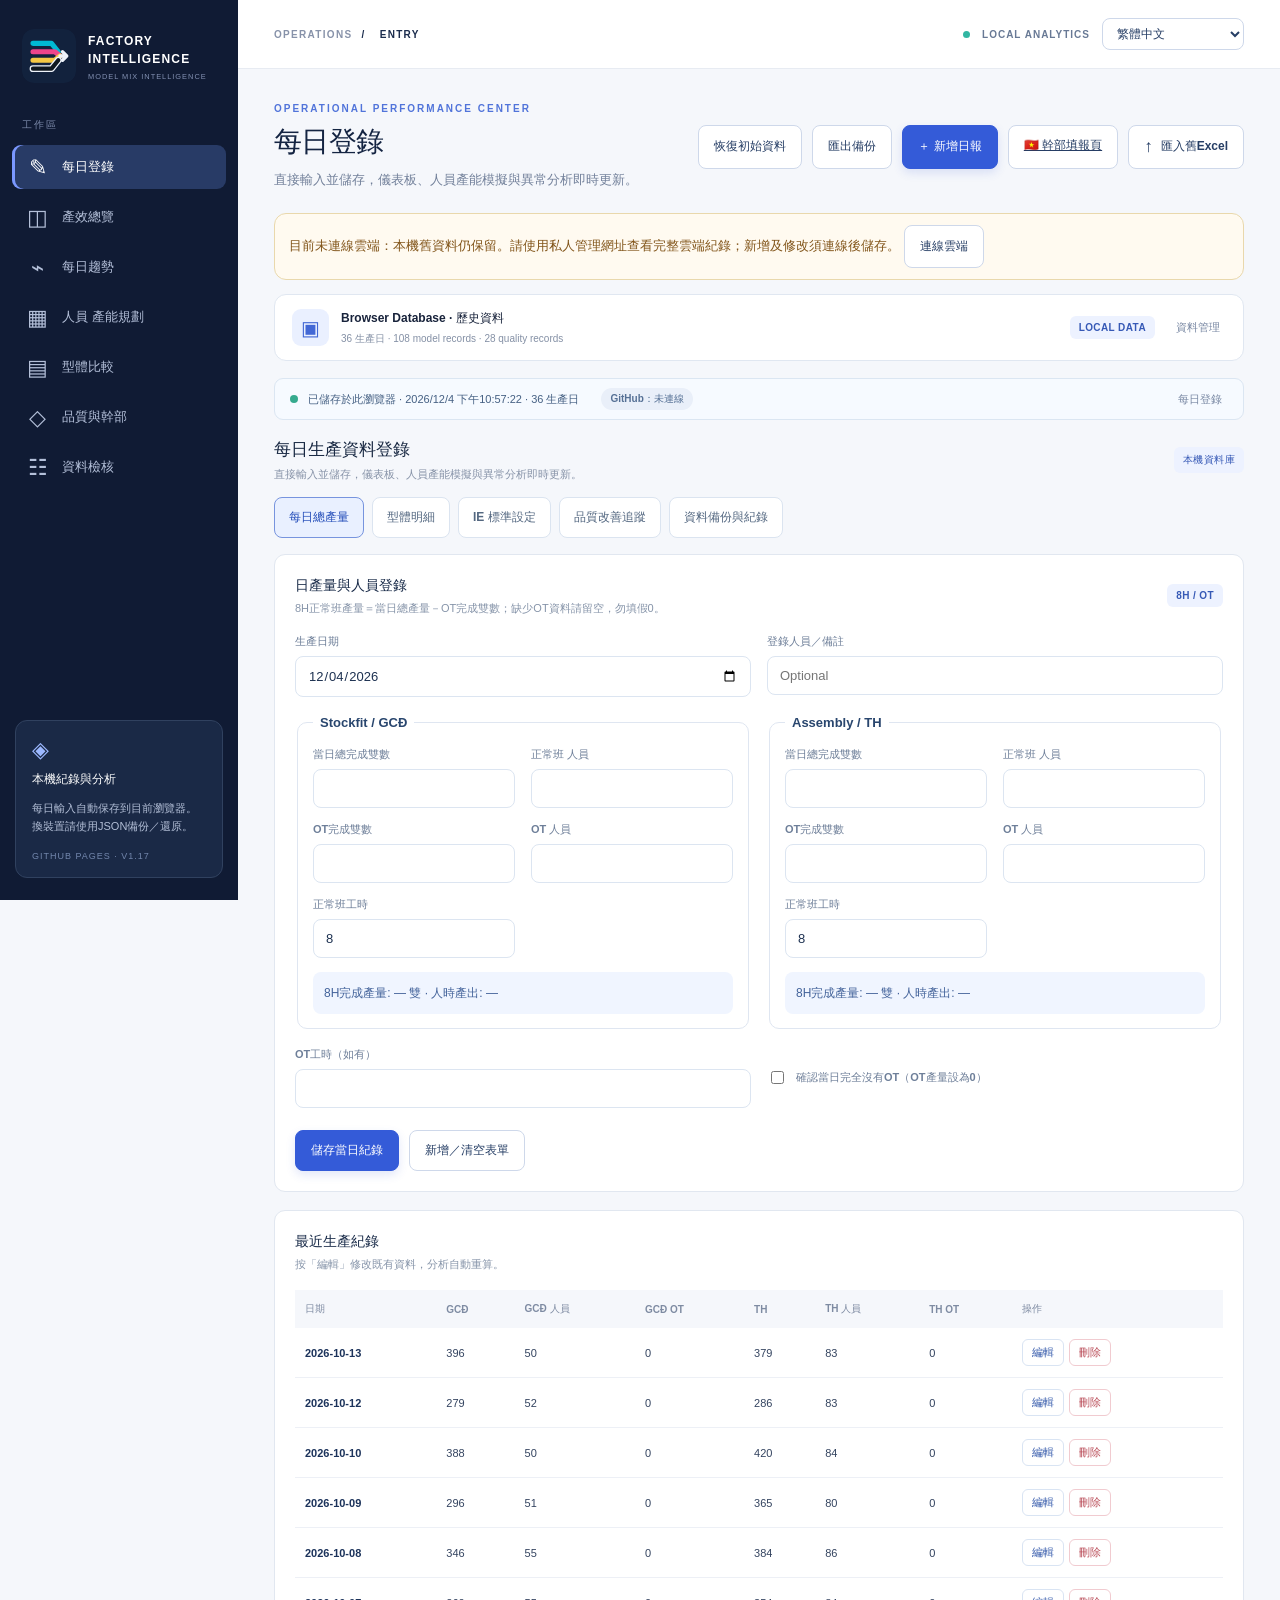
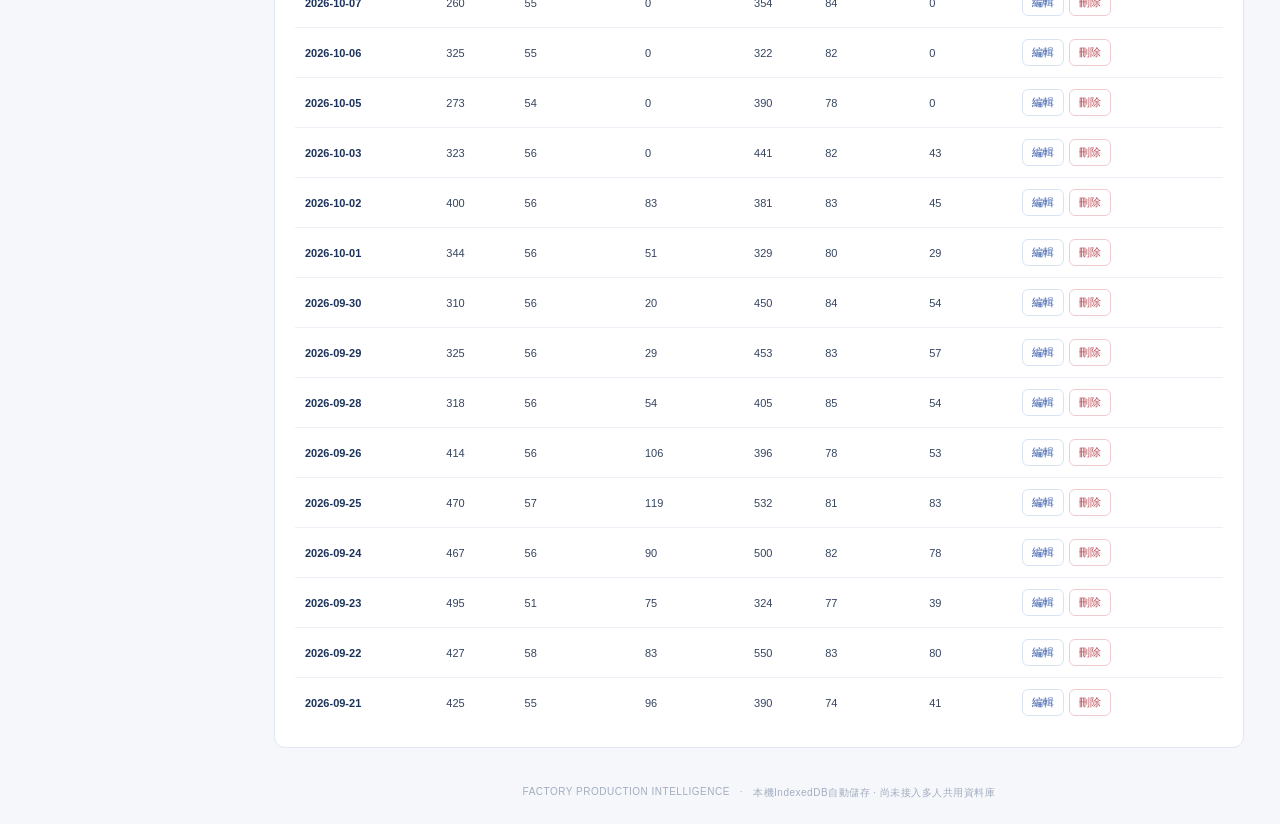
<file: index.html>
<!doctype html>
<html lang="zh-Hant">
<head>
  <meta charset="utf-8" />
  <link rel="icon" type="image/svg+xml" href="factory-logo.svg">
  <meta name="viewport" content="width=device-width, initial-scale=1" />
  <meta name="color-scheme" content="light" />
  <meta http-equiv="Content-Security-Policy" content="default-src 'self'; script-src 'self'; style-src 'self'; img-src 'self' data:; connect-src 'self' https://api.github.com https://*.supabase.co; object-src 'none'; base-uri 'self'; form-action 'none'" />
  <title>Factory Production Intelligence | 產效智能管理</title>
  <link rel="stylesheet" href="styles.css?v=129" />
  <script src="data/factory-data.js" defer></script>
  <script src="english.js?v=115" defer></script>
  <script src="insights.js?v=23" defer></script>
  <script src="app.js?v=131" defer></script>
  <script src="records.js?v=117" defer></script>
  <script src="ie.js?v=117" defer></script>
  <script src="ie-planner.js?v=130" defer></script>
  <script src="planning-core.js?v=121" defer></script>
  <script src="planning-ui.js?v=123" defer></script>
  <script src="ie-intelligence.js?v=120" defer></script>
  <script src="mix-recommendation.js?v=132" defer></script>
  <script src="report-export.js?v=129" defer></script>
  <script src="cloud.js?v=113" defer></script>
  <script src="cloud-config.js" defer></script>
  <script src="cloud-dashboard.js?v=125" defer></script>
  <script src="schedule-forecast.js?v=132" defer></script>
</head>
<body>
  <div class="shell">
    <aside class="sidebar">
      <div class="brand"><img class="brand-mark" src="factory-logo.svg" width="54" height="54" alt="Factory Intelligence CMYK logo"><div><strong>FACTORY<br>INTELLIGENCE</strong><small>MODEL MIX INTELLIGENCE</small></div></div>
      <div class="side-label" data-i18n="workspace">工作區</div>
      <nav class="nav" aria-label="Navigation">
        <button class="nav-link" data-view="entry"><span>✎</span><span data-i18n="entry">每日登錄</span></button>
        <button class="nav-link active" data-view="overview"><span>◫</span><span data-i18n="overview">產效總覽</span></button>
        <button class="nav-link" data-view="trends"><span>⌁</span><span data-i18n="trends">每日趨勢</span></button>
        <button class="nav-link" data-view="planner"><span>▦</span><span data-i18n="planner">HC 產能規劃</span></button>
        <button class="nav-link" data-view="models"><span>▤</span><span data-i18n="models">型體比較</span></button>
        <button class="nav-link" data-view="quality"><span>◇</span><span data-i18n="quality">品質與幹部</span></button>
        <button class="nav-link" data-view="audit"><span>☷</span><span data-i18n="audit">資料檢核</span></button>
      </nav>
      <div class="side-bottom"><div class="privacy-icon">◈</div><strong data-i18n="localProcessing">本機安全分析</strong><p data-i18n="localNote">Excel僅在瀏覽器內處理，不會上傳伺服器。</p><span class="version">GITHUB PAGES · V1.17</span></div>
    </aside>
    <main class="main">
      <header class="topbar"><div class="breadcrumbs">OPERATIONS <span>/</span> <span id="crumb">PRODUCTION DASHBOARD</span></div><div class="top-actions"><span class="status-dot"></span><span class="top-status" data-i18n="offline">LOCAL ANALYTICS</span><select id="langBtn" class="outline small" aria-label="Language / 語言 / Ngôn ngữ"><option value="zh">繁體中文</option><option value="vn">Tiếng Việt</option><option value="en">English</option></select></div></header>
      <div class="page">
        <div class="headline"><div><div class="eyebrow" data-i18n="eyebrow">OPERATIONAL PERFORMANCE CENTER</div><h1 id="pageTitle" data-i18n="overviewTitle">產效智能管理儀表板</h1><p class="lead" id="pageSubtitle" data-i18n="overviewSub">8H正常班、OT、HC與品質的整合分析，協助管理每日產出及生產穩定性。</p></div><div class="headline-actions"><button id="demoBtn" class="outline" data-i18n="demo">重新載入資料</button><button id="downloadVN" class="outline" data-i18n="downloadVN">匯出備份</button><button id="quickEntry" class="primary" type="button" data-i18n="quickEntry">＋ 新增日報</button><a href="staff.html" class="outline" style="text-decoration:none;display:inline-flex;align-items:center;gap:5px" data-i18n="staffLink">🇻🇳 幹部填報頁</a><label class="outline upload-label" for="fileInput"><span>↑</span><span data-i18n="upload">匯入Excel</span></label><input id="fileInput" type="file" accept=".xlsx,.csv" multiple hidden /></div></div>
        <div id="modeNotice" class="mode-notice" role="note">目前是單機模式：本頁直接輸入的資料不會跨裝置同步。主管請從私人雲端網址進入，幹部請使用專用填報網址。</div>
        <div class="import-strip"><div class="file-state"><span class="file-icon">▣</span><div><strong id="sourceTitle">尚未匯入資料</strong><small id="sourceDetail">支援 Master_Daily / Model_Data / Quality_Issues / Sheet2</small></div></div><div class="file-state-right"><span id="datasetTag" class="tag muted">NO DATA</span><button class="text-button" id="clearBtn" data-i18n="clear">資料管理</button></div></div>
        <div id="message" class="message hidden" role="status"></div>
        <div class="storage-strip" id="storageStrip"><span class="storage-dot"></span><span id="dbStatus">正在檢查本機資料庫…</span><span class="cloud-status-pill" id="cloudTopStatus">GitHub: 未連線</span><button id="goEntry" type="button" class="text-button" data-i18n="entry">每日登錄</button></div>
        <section id="filters" class="filter-bar"><div class="filter-title"><strong data-i18n="period">每日產效比較</strong><span data-i18n="weighted">選擇兩個生產日，8H正常班與加權人時產出</span></div><div class="date-field"><label for="baseStart" data-i18n="baselineStart">A日 · 基準日</label><input id="baseStart" type="date" aria-label="A日 基準日"></div><div class="arrow">→</div><div class="date-field"><label for="compStart" data-i18n="compareStart">B日 · 比較日</label><input id="compStart" type="date" aria-label="B日 比較日"></div><button id="swapDates" class="outline small" type="button" data-i18n="swapDates">交換日期</button><span class="date-compare-note" id="dateCompareNote"></span></section>

        <div id="view-entry" class="view">
          <div class="section-head"><div><h2 data-i18n="entryTitle">每日生產資料登錄</h2><p data-i18n="entrySub">直接輸入並儲存，所有儀表板、產能模擬與異常分析即時更新。</p></div><span class="tag" data-i18n="localDB">本機資料庫</span></div>
          <div class="entry-tabs" role="tablist" aria-label="Entry sections">
            <button type="button" class="entry-tab active" data-entry-tab="daily" data-i18n="tabDaily">每日總產量</button>
            <button type="button" class="entry-tab" data-entry-tab="model" data-i18n="tabModel">型體明細</button>
            <button type="button" class="entry-tab" data-entry-tab="ie" data-i18n="tabIE">IE 標準設定</button>
            <button type="button" class="entry-tab" data-entry-tab="quality" data-i18n="tabQuality">品質改善追蹤</button>
            <button type="button" class="entry-tab" data-entry-tab="backup" data-i18n="tabBackup">資料備份與紀錄</button>
          </div>
          <section id="entry-daily" class="entry-pane active">
            <form id="dailyForm" class="panel entry-panel">
              <div class="panel-head"><div><h3 data-i18n="dailyFormTitle">日產量與HC登錄</h3><p data-i18n="dailyFormSub">8H正常班產量＝當日總產量－OT產量；缺少OT資料請留空，勿填假0。</p></div><span class="tag">8H / OT</span></div>
              <div class="entry-form-grid"><label><span data-i18n="date">生產日期</span><input id="entryDate" type="date" required /></label><label><span data-i18n="entryOperator">登錄人員／備註</span><input id="entryOperator" type="text" maxlength="120" placeholder="Optional" /></label></div>
              <div class="entry-process-grid">
                <fieldset><legend>Stockfit / GCĐ</legend><div class="entry-form-grid"><label><span data-i18n="totalPairs">當日總完成雙數</span><input id="entryGcTotal" type="number" min="0" step="1" required /></label><label><span data-i18n="normalHC">正常班 HC</span><input id="entryGcHC" type="number" min="1" step="1" required /></label><label><span data-i18n="otPairs">OT完成雙數</span><input id="entryGcOT" type="number" min="0" step="1" /></label><label><span data-i18n="otHC">OT HC</span><input id="entryGcOTHC" type="number" min="0" step="1" /></label><label><span data-i18n="normalHours">正常班工時</span><input id="entryGcHours" type="number" min="0.5" max="24" step="0.5" value="8" required /></label></div><div class="entry-preview" id="gcLivePreview">—</div></fieldset>
                <fieldset><legend>Assembly / TH</legend><div class="entry-form-grid"><label><span data-i18n="totalPairs">當日總完成雙數</span><input id="entryAsmTotal" type="number" min="0" step="1" required /></label><label><span data-i18n="normalHC">正常班 HC</span><input id="entryAsmHC" type="number" min="1" step="1" required /></label><label><span data-i18n="otPairs">OT完成雙數</span><input id="entryAsmOT" type="number" min="0" step="1" /></label><label><span data-i18n="otHC">OT HC</span><input id="entryAsmOTHC" type="number" min="0" step="1" /></label><label><span data-i18n="normalHours">正常班工時</span><input id="entryAsmHours" type="number" min="0.5" max="24" step="0.5" value="8" required /></label></div><div class="entry-preview" id="asmLivePreview">—</div></fieldset>
              </div>
              <div class="entry-form-grid entry-extra"><label><span data-i18n="otHours">OT工時（如有）</span><input id="entryOtHours" type="number" min="0" max="16" step="0.5" /></label><label class="entry-checkbox"><input id="entryNoOT" type="checkbox" /><span data-i18n="noOT">確認當日完全沒有OT（將OT產量設為0）</span></label></div>
              <div class="entry-actions"><button class="primary" type="submit" id="saveDaily" data-i18n="saveDaily">儲存當日紀錄</button><button class="outline" type="button" id="resetDaily" data-i18n="newRecord">新增／清空表單</button><span class="entry-hint" id="dailyEditingHint"></span></div>
            </form>
            <article class="panel entry-list-panel"><div class="panel-head"><div><h3 data-i18n="recentRecords">最近生產紀錄</h3><p data-i18n="editHint">選擇「編輯」可直接修改既有資料，修改後分析自動重算。</p></div></div><div class="table-scroll" id="entryDailyTable"></div></article>
          </section>
          <section id="entry-model" class="entry-pane">
            <form id="modelForm" class="panel entry-panel"><div class="panel-head"><div><h3 data-i18n="modelFormTitle">型體產量登錄</h3><p data-i18n="modelFormSub">同一日期、同一型體為一筆紀錄；型體HC共用，不自行分攤。</p></div></div>
              <div class="entry-form-grid"><label><span data-i18n="date">日期</span><input id="modelDate" type="date" required /></label><label><span data-i18n="modelName">型體代碼</span><input id="modelName" type="text" list="modelOptions" maxlength="70" required placeholder="BBB-1698" /><datalist id="modelOptions"><option value="BBB-1698"></option><option value="SWB-1285-1"></option><option value="SOB-1632"></option></datalist></label><label><span>Stockfit / GCĐ · <span data-i18n="totalPairs">總完成雙數</span></span><input id="modelGcTotal" type="number" min="0" step="1" /></label><label><span>Stockfit / GCĐ · OT</span><input id="modelGcOT" type="number" min="0" step="1" /></label><label><span>Assembly / TH · <span data-i18n="totalPairs">總完成雙數</span></span><input id="modelAsmTotal" type="number" min="0" step="1" /></label><label><span>Assembly / TH · OT</span><input id="modelAsmOT" type="number" min="0" step="1" /></label></div>
              <div class="entry-actions"><button class="primary" type="submit" data-i18n="saveModel">儲存型體資料</button><button class="outline" type="button" id="resetModel" data-i18n="newRecord">新增／清空表單</button><span class="entry-hint" id="modelEditingHint"></span></div>
            </form><article class="panel entry-list-panel"><div class="panel-head"><h3 data-i18n="recentModels">最近型體紀錄</h3></div><div class="table-scroll" id="entryModelTable"></div></article>
          </section>
          <section id="entry-ie" class="entry-pane">
            <form id="ieForm" class="panel entry-panel">
              <div class="panel-head"><div><h3 data-i18n="ieFormTitle">IE 型體標準工時登錄</h3><p data-i18n="ieFormSub">新增任意型體，底加／成型分別設定標準人分鐘、節拍、專用HC與效率；數值留空表示尚未提供IE標準。</p></div><span class="tag">IE / MANUAL SECONDS / HC</span></div>
              <div class="entry-form-grid">
                <label><span data-i18n="modelName">型體代碼</span><input id="ieModel" type="text" list="modelOptions" maxlength="70" required placeholder="BBB-1698" /></label>
                <label><span data-i18n="ieDisplayName">型體名稱（選填）</span><input id="ieDisplayName" type="text" maxlength="120" placeholder="Sabrina 4" /></label>
                <label><span data-i18n="ieEffectiveDate">IE生效日（留空＝適用所有歷史日期）</span><input id="ieEffectiveDate" type="date" /></label>
                <label><span data-i18n="ieShiftHours">模擬工時（小時）</span><input id="ieShiftHours" type="number" min="0.5" max="24" step="0.5" value="8" /></label>
              </div>
              <div class="entry-process-grid">
                <fieldset><legend>Stockfit / GCĐ</legend><div class="entry-form-grid">
                  <label><span data-i18n="ieCycle">人工總秒值（秒／雙）</span><input id="ieGcCycle" type="number" min="0.001" max="300000" step="any" placeholder="例：4618" /></label>
                  <label><span data-i18n="ieTarget">試算雙數（選填）</span><input id="ieGcTargetPairs" type="number" min="1" step="1" placeholder="自動參考最近同款實績" /></label>
                </div><div id="ieGcPreview" class="entry-preview">—</div></fieldset>
                <fieldset><legend>Assembly / TH</legend><div class="entry-form-grid">
                  <label><span data-i18n="ieCycle">人工總秒值（秒／雙）</span><input id="ieAsmCycle" type="number" min="0.001" max="300000" step="any" placeholder="例：5328" /></label>
                  <label><span data-i18n="ieTarget">試算雙數（選填）</span><input id="ieAsmTargetPairs" type="number" min="1" step="1" placeholder="自動參考最近同款實績" /></label>
                </div><div id="ieAsmPreview" class="entry-preview">—</div></fieldset>
              </div>
              <label class="entry-full"><span data-i18n="ieNotes">IE備註／版本來源</span><textarea id="ieNotes" rows="2" maxlength="1000" placeholder="IE approved standard / process &amp; version"></textarea></label>
              <div class="entry-actions"><button class="primary" type="submit" data-i18n="ieSave">儲存IE標準／新增型體</button><button class="outline" type="button" id="ieReset" data-i18n="newRecord">新增／清空表單</button><span class="entry-hint" id="ieEditingHint"></span></div>
            </form>
            <article class="panel entry-list-panel"><div class="panel-head"><div><h3 data-i18n="ieRegistryTitle">型體與IE標準資料庫</h3><p data-i18n="ieRegistrySub">IE標準可以新增生效版本；未輸入標準的型體仍可登錄產量。刪除IE標準不會刪除生產紀錄。</p></div></div><div id="ieRegistryTable" class="table-scroll"></div></article>
          </section>
          <section id="entry-quality" class="entry-pane">
            <form id="qualityForm" class="panel entry-panel"><div class="panel-head"><div><h3 data-i18n="qualityFormTitle">品質異常與改善追蹤</h3><p data-i18n="qualityFormSub">記錄問題、當責人、改善措施、追蹤狀態與期限。</p></div></div>
              <div class="entry-form-grid"><label><span data-i18n="date">發生日期</span><input id="qualityDate" type="date" /></label><label><span data-i18n="area">區域</span><select id="qualityArea"><option value="GCĐ">Stockfit / GCĐ</option><option value="TH">Assembly / TH</option><option value="MK">Stitching / MK</option><option value="Cutting">Cutting</option><option value="Other">Other</option></select></label><label><span data-i18n="modelName">型體代碼</span><input id="qualityModel" type="text" list="modelOptions" maxlength="70" required /></label><label><span data-i18n="affected">影響雙數</span><input id="qualityAffected" type="number" min="0" step="1" /></label><label><span data-i18n="directOwner">當責幹部</span><input id="qualityOwner" type="text" maxlength="120" /></label><label><span data-i18n="seniorOwner">高階幹部</span><input id="qualitySenior" type="text" maxlength="120" /></label><label><span data-i18n="qualityStatus">改善狀態</span><select id="qualityStatus"><option value="open">Open</option><option value="progress">In Progress</option><option value="closed">Closed</option></select></label><label><span data-i18n="dueDate">改善期限</span><input id="qualityDue" type="date" /></label></div>
              <label class="entry-full"><span data-i18n="issueDescription">問題描述</span><textarea id="qualityDesc" rows="2" maxlength="1000" required></textarea></label>
              <label class="entry-full"><span data-i18n="actionTaken">改善措施／追蹤紀錄</span><textarea id="qualityAction" rows="2" maxlength="1500"></textarea></label>
              <div class="entry-actions"><button class="primary" type="submit" data-i18n="saveQuality">儲存品質問題</button><button class="outline" type="button" id="resetQuality" data-i18n="newRecord">新增／清空表單</button><span class="entry-hint" id="qualityEditingHint"></span></div>
            </form><article class="panel entry-list-panel"><div class="panel-head"><h3 data-i18n="recentQuality">品質改善紀錄</h3></div><div class="table-scroll" id="entryQualityTable"></div></article>
          </section>
          <section id="entry-backup" class="entry-pane"><article class="panel cloud-panel"><div class="panel-head"><div><h3 data-i18n="cloudTitle">GitHub 雲端資料同步</h3><p data-i18n="cloudSub">單人使用 · GitHub獨立資料分支 · 保存JSON版本歷史；需要最小權限存取權杖。</p></div><span class="tag muted" id="cloudBadge">NOT CONNECTED</span></div><div class="cloud-grid"><label><span data-i18n="cloudTokenLabel">GitHub Fine-grained Token（只存於目前頁面記憶體）</span><input id="cloudToken" type="password" autocomplete="off" spellcheck="false" placeholder="github_pat_..." /></label><div class="cloud-connect-actions"><button id="cloudConnect" class="primary" type="button" data-i18n="cloudConnect">連線GitHub</button><button id="cloudDisconnect" class="outline" type="button" data-i18n="cloudDisconnect">斷線</button></div></div><div class="backup-actions cloud-actions"><button id="cloudPush" class="outline" type="button" data-i18n="cloudPush">上傳目前資料</button><button id="cloudPull" class="outline" type="button" data-i18n="cloudPull">下載雲端資料並還原</button><label class="cloud-auto-label"><input id="cloudAuto" type="checkbox" checked /><span data-i18n="cloudAuto">連線且完成首次同步後，每次修改自動上傳</span></label></div><p id="cloudMessage" class="cloud-message" role="status"></p><div class="note cloud-note"><strong data-i18n="cloudCautionTitle">GitHub儲存說明</strong><p data-i18n="cloudCaution">此Repository為Public，production-records分支的JSON也會公開。權杖不寫入程式、不儲存在瀏覽器資料庫；重新整理需重新連線。上傳前請確認雲端版本，避免覆蓋其他裝置的新紀錄。</p></div></article><article class="panel"><div class="panel-head"><div><h3 data-i18n="backupTitle">資料庫備份與復原</h3><p data-i18n="backupSub">資料儲存在目前瀏覽器。換電腦或清除瀏覽資料前，請先下載JSON備份。</p></div></div><div class="backup-actions"><button class="primary" id="exportBackup" type="button" data-i18n="exportBackup">下載完整JSON備份</button><label class="outline upload-label" for="importBackup" data-i18n="importBackup">還原JSON備份</label><input type="file" id="importBackup" accept=".json,application/json" hidden /><button class="outline" type="button" id="undoChange" data-i18n="undoChange">回復上次修改</button></div><div class="note"><strong data-i18n="storageLimitTitle">儲存限制</strong><p data-i18n="storageLimit">本版是單一瀏覽器資料庫，不會跨電腦自動同步，也不是多人共用雲端資料庫；瀏覽器資料清除可能導致紀錄遺失。</p></div></article><article class="panel entry-list-panel"><div class="panel-head"><h3 data-i18n="changeLog">最近修改紀錄</h3></div><div id="revisionTable" class="table-scroll"></div></article></section>
        </div>

        <div id="view-overview" class="view active">
          <div class="section-head"><div><h2 data-i18n="overviewKpis">關鍵產效指標</h2><p data-i18n="overviewKpisSub">同期間加權比較，不將底加與成型產量相加。</p></div><span id="periodLabel" class="subtle"></span></div>
          <div class="kpi-grid" id="kpiGrid"></div>
          <article id="scheduleForecast" class="panel" aria-live="polite"></article>
          <section class="panel report-export-bar" aria-label="Production report export"><div><strong data-i18n="reportExportTitle">下載區間產效分析</strong><p data-i18n="reportExportHint">使用上方 A 日至 B 日（含首尾）的所有生產日；報告包含實績、IE與歷史配單參考。</p></div><label><span data-i18n="reportLanguage">報告語言</span><select id="reportLanguage" aria-label="報告語言"><option value="zh">繁體中文</option><option value="en">English</option><option value="vn">Tiếng Việt</option></select></label><button id="downloadReport" class="primary" type="button" data-i18n="downloadReport">下載分析報告</button><small id="reportExportStatus" role="status" aria-live="polite"></small></section>
          <article class="panel day-comparison" aria-live="polite"><div class="panel-head"><div><h3 data-i18n="dayComparisonTitle">兩個生產日的產效對比</h3><p data-i18n="dayComparisonSub">實際8H產出與人時產出；日期、人力及型體組合可能不同</p></div><span class="tag muted">A → B</span></div><div id="dayComparison"></div></article>
          <article id="mixRecommendation" class="panel mix-recommendation" aria-live="polite"></article>
          <div class="two-cols"><article class="panel"><div class="panel-head"><div><h3 data-i18n="compareTitle">A日與B日產效比較</h3><p data-i18n="compareDesc">正常班日均產量、HC及人時產出</p></div><span class="tag">8H</span></div><div id="comparisonTable"></div></article><article class="panel insight-panel"><div class="panel-head"><div><h3 id="insight-panel-heading" data-i18n="analysisTitle">自動管理判讀</h3><p data-i18n="analysisDesc">根據資料計算的觀察重點，不自動推定根因</p></div><div class="insight-panel-meta"><span class="tag muted">AUTO INSIGHT</span><span class="insight-scroll-hint" data-i18n="insightScrollHint">↕ 向下捲動查看完整分析</span></div></div><div id="insights" class="insights" role="region" aria-labelledby="insight-panel-heading" tabindex="0"></div></article></div>
          <article class="panel chart-panel"><div class="panel-head"><div><h3 data-i18n="recentTrend">近期每日產出</h3><p data-i18n="trendCaption">以8H正常班完成產量呈現，單位：雙</p></div><span class="chart-legend"><i class="dot gc"></i>Stockfit <i class="dot asm"></i>Assembly</span></div><div id="miniChart" class="chart"></div></article>
        </div>
        <div id="view-trends" class="view"><div class="section-head"><div><h2 data-i18n="dailyTrend">每日產量與異常監控</h2><p data-i18n="dailyTrendSub">依HC、人時產出與歷史基準監測波動</p></div><button id="downloadDaily" class="outline" data-i18n="exportCsv">匯出CSV</button></div><article class="panel chart-panel"><div class="panel-head"><h3 data-i18n="dailyOutput">每日8H正常班完成產量</h3><span class="chart-legend"><i class="dot gc"></i>Stockfit <i class="dot asm"></i>Assembly</span></div><div id="dailyChart" class="chart big"></div></article><article class="panel"><div class="panel-head"><h3 data-i18n="dailyDetail">每日明細與差異</h3><span class="tag muted" id="dailyCount"></span></div><div class="table-scroll" id="dailyTable"></div></article></div>
        <div id="view-planner" class="view"><div class="section-head"><div><h2 data-i18n="capacityTitle">HC 合理產能模擬</h2><p data-i18n="capacitySub">以比較期間的加權人時產出建立基準，非增員建議</p></div><span class="tag muted" data-i18n="simulation">SCENARIO PLANNING</span></div><div id="plannerPeriod" class="ie-period-label"></div><div class="planner-grid"><article class="panel"><div class="panel-head"><h3>Stockfit / GCĐ</h3><span class="tag">PROCESS 01</span></div><div class="planner-inputs"><label><span data-i18n="plannedHc">預定HC</span><input id="gcHC" type="number" min="1" step="1" value="53"></label><label><span data-i18n="targetPairs">目標雙數</span><input id="gcTarget" type="number" min="1" step="1" value="400"></label><label><span data-i18n="hours">正常工時</span><input id="gcHours" type="number" min="1" max="24" step="0.5" value="8"></label></div><div id="gcPlan"></div></article><article class="panel"><div class="panel-head"><h3>Assembly / TH</h3><span class="tag">PROCESS 02</span></div><div class="planner-inputs"><label><span data-i18n="plannedHc">預定HC</span><input id="asmHC" type="number" min="1" step="1" value="83"></label><label><span data-i18n="targetPairs">目標雙數</span><input id="asmTarget" type="number" min="1" step="1" value="450"></label><label><span data-i18n="hours">正常工時</span><input id="asmHours" type="number" min="1" max="24" step="0.5" value="8"></label></div><div id="asmPlan"></div></article></div><div class="note"><strong data-i18n="plannerNoteTitle">試算使用限制</strong><p data-i18n="plannerNote">預估值採線性假設；不代表增加人數就能達成目標。Sabrina 4雙製程、WIP等待、型體組合、返修與品質風險必須由主管確認。</p></div></div>
        <div id="view-models" class="view"><div class="section-head"><div><h2 data-i18n="modelTitle">型體產出比較</h2><p data-i18n="modelSub">依底加與成型分別比較；各型體共用HC，不推算型體人時效率</p></div></div><article class="panel"><div class="panel-head"><h3 data-i18n="modelCompare">各型體正常班產出</h3><span id="modelPeriod" class="subtle"></span><span class="tag muted">MODEL MIX</span></div><div id="modelTable" class="table-scroll"></div></article>
           <article class="panel model-benchmark-panel"><div class="panel-head"><div><h3 data-i18n="modelBenchmarkTitle">型體歷史平均對照</h3><p data-i18n="modelBenchmarkSub">依B日前同款實際完成量比較，分開呈現底加與成型；不足3筆不推估。</p></div><span class="tag muted">HISTORICAL AVG</span></div><div id="modelBenchmarkTable" class="table-scroll"></div></article>
          <article class="panel entry-list-panel"><div class="panel-head"><div><h3 data-i18n="ieMixTitle">IE標準工時 × 實際型體組合</h3><p data-i18n="ieMixSub">依所選比較期間的型體正常班產量與IE標準，估算工作負荷及平均合理HC；缺少IE資料不會推估。</p></div><button id="goIE" class="outline" type="button" data-i18n="ieEdit">新增／編輯IE標準</button></div><div id="iePeriodLabel" class="ie-period-label"></div><div id="ieMixSummary" class="ie-mix-summary"></div><div id="ieMixTable" class="table-scroll"></div></article><div class="note"><strong data-i18n="modelCautionTitle">型體產效提醒</strong><p data-i18n="modelCaution">BBB-1698的Pass 1 / Pass 2為雙製程；目前只能計算最終完成產量，不能以單一型體產量除以整線HC判斷該型體實際工序效率。</p></div></div>
        <div id="view-quality" class="view"><div class="section-head"><div><h2 data-i18n="qualityTitle">品質與當責幹部</h2><p data-i18n="qualitySub">按PPT原始問題紀錄展示，不自動重複歸責或以數量直接扣獎金</p></div></div><div id="qualitySummary" class="kpi-grid quality-kpis"></div><article class="panel"><div class="panel-head"><h3 data-i18n="qualityDetail">品質問題明細</h3><label class="select-label"><span data-i18n="filterArea">區域</span><select id="areaFilter"><option value="all">All</option></select></label></div><div id="qualityTable" class="table-scroll"></div></article></div>
        <div id="view-audit" class="view"><div class="section-head"><div><h2 data-i18n="auditTitle">資料品質與檢核</h2><p data-i18n="auditSub">檢查OT、缺漏、日期與資料一致性；不把缺漏當作真實0</p></div></div><div id="auditSummary" class="kpi-grid quality-kpis"></div><article class="panel"><div class="panel-head"><h3 data-i18n="auditDetail">待確認項目</h3></div><div id="auditTable" class="table-scroll"></div></article></div>
        <footer class="footer">FACTORY PRODUCTION INTELLIGENCE <span>·</span> <span data-i18n="footer">所有分析在本機完成 · 資料不會自動同步至團隊</span></footer>
      </div>
    </main>
  </div>
</body>
</html>
</file>
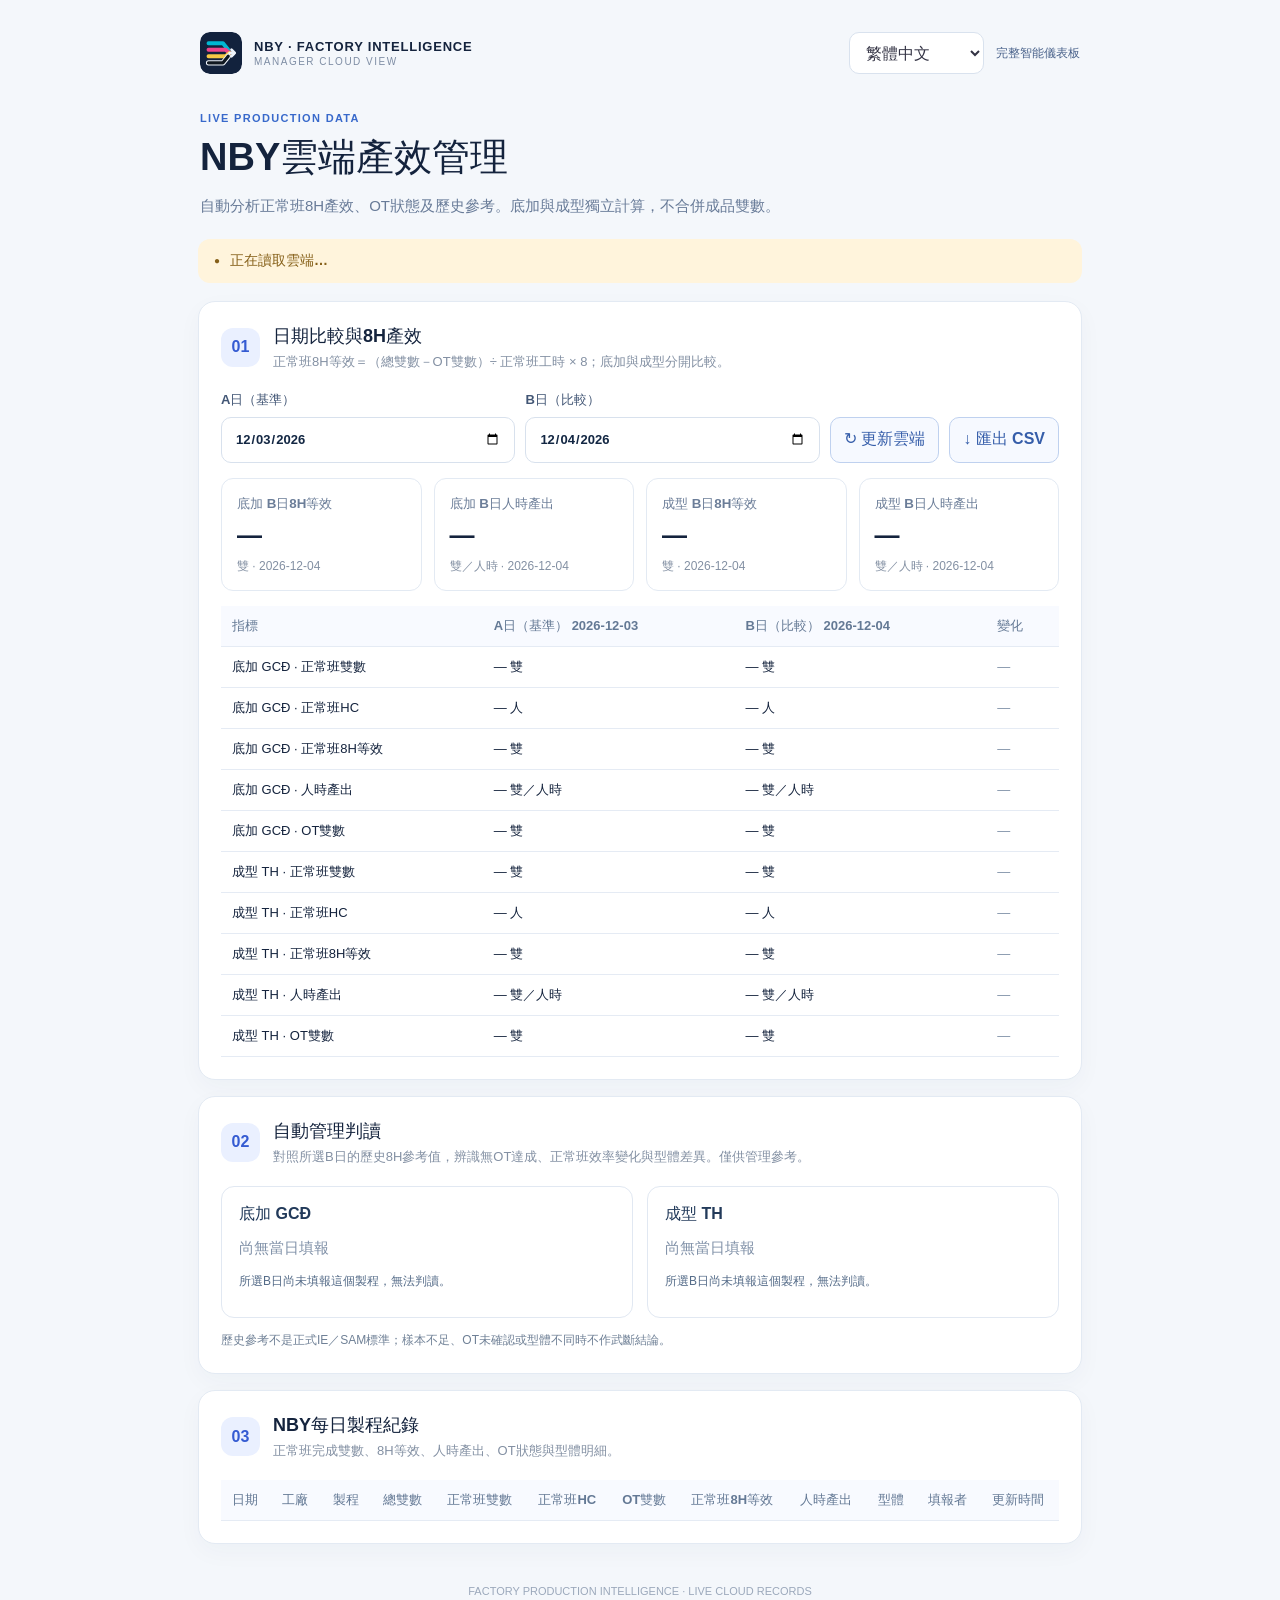
<file: manager.html>
<!doctype html>
<html lang="zh-Hant">
<head>
 <meta charset="utf-8"><link rel="icon" type="image/svg+xml" href="factory-logo.svg">
 <meta name="viewport" content="width=device-width,initial-scale=1">
 <meta http-equiv="Content-Security-Policy" content="default-src 'self'; script-src 'self'; style-src 'self'; connect-src 'self' https://*.supabase.co; img-src 'self' data:; object-src 'none'; base-uri 'self'; form-action 'none'">
 <title>Factory Intelligence | NBY Cloud Productivity</title>
 <link rel="stylesheet" href="staff.css?v=20"><link rel="stylesheet" href="manager.css?v=19">
 <script src="cloud-config.js" defer></script><script src="manager.js?v=114" defer></script>
</head>
<body><main class="shell">
 <header class="top"><img class="logo" src="factory-logo.svg" width="42" height="42" alt="Factory Intelligence CMYK logo"><div class="brand"><strong>NBY · FACTORY INTELLIGENCE</strong><small>MANAGER CLOUD VIEW</small></div>
 <select id="lang" class="lang" aria-label="Language / 語言 / Ngôn ngữ"><option value="zh">繁體中文</option><option value="en">English</option><option value="vi">Tiếng Việt</option></select>
 <a class="back-link" href="./index.html" data-t="back">原分析系統</a></header>
 <section class="hero"><div class="eyebrow">LIVE PRODUCTION DATA</div><h1 data-t="title">NBY雲端產效管理</h1>
 <p data-t="subtitle">自動分析正常班8H產效、OT狀態及歷史參考。底加與成型獨立計算，不合併成品雙數。</p></section>
 <div id="status" class="status pending" role="status" aria-live="polite"><span class="status-icon">●</span><span id="statusText" data-t="loading">正在讀取雲端…</span></div>
 <section class="panel"><div class="panel-head"><span class="step">01</span><div><h2 data-t="compareTitle">日期比較與8H產效</h2><p data-t="compareDesc">正常班8H等效＝（總雙數－OT雙數）÷ 正常班工時 × 8；底加與成型分開比較。</p></div></div>
 <div class="toolbar"><label><span data-t="dayA">A日（基準）</span><input type="date" id="dateA"></label><label><span data-t="dayB">B日（比較）</span><input type="date" id="dateB"></label><button class="secondary" id="reload" type="button" data-t="reload">↻ 更新雲端</button><button class="secondary" id="csv" type="button" data-t="csv">↓ 匯出 CSV</button></div>
 <div class="kpis" id="kpis"></div><div class="tablewrap" id="compare"></div>
 </section>
 <section class="panel"><div class="panel-head"><span class="step">02</span><div><h2 data-t="insightTitle">自動管理判讀</h2><p data-t="insightDesc">對照所選B日的歷史8H參考值，辨識無OT達成、OT依賴、效率變化與型體差異。僅供管理參考。</p></div></div>
 <div id="insights" class="insights" aria-live="polite"></div><p class="insight-footnote" data-t="insightNote">歷史參考不是正式IE／SAM標準；樣本不足、OT未確認或型體不同時不作武斷結論。</p>
 </section>
 <section class="panel"><div class="panel-head"><span class="step">03</span><div><h2 data-t="recordsTitle">NBY每日製程紀錄</h2><p data-t="recordsDesc">正常班完成雙數、8H等效、人時產出、OT狀態與型體明細。</p></div></div><div class="tablewrap" id="records"></div></section>
 <footer>FACTORY PRODUCTION INTELLIGENCE · LIVE CLOUD RECORDS</footer>
</main></body></html>
</file>
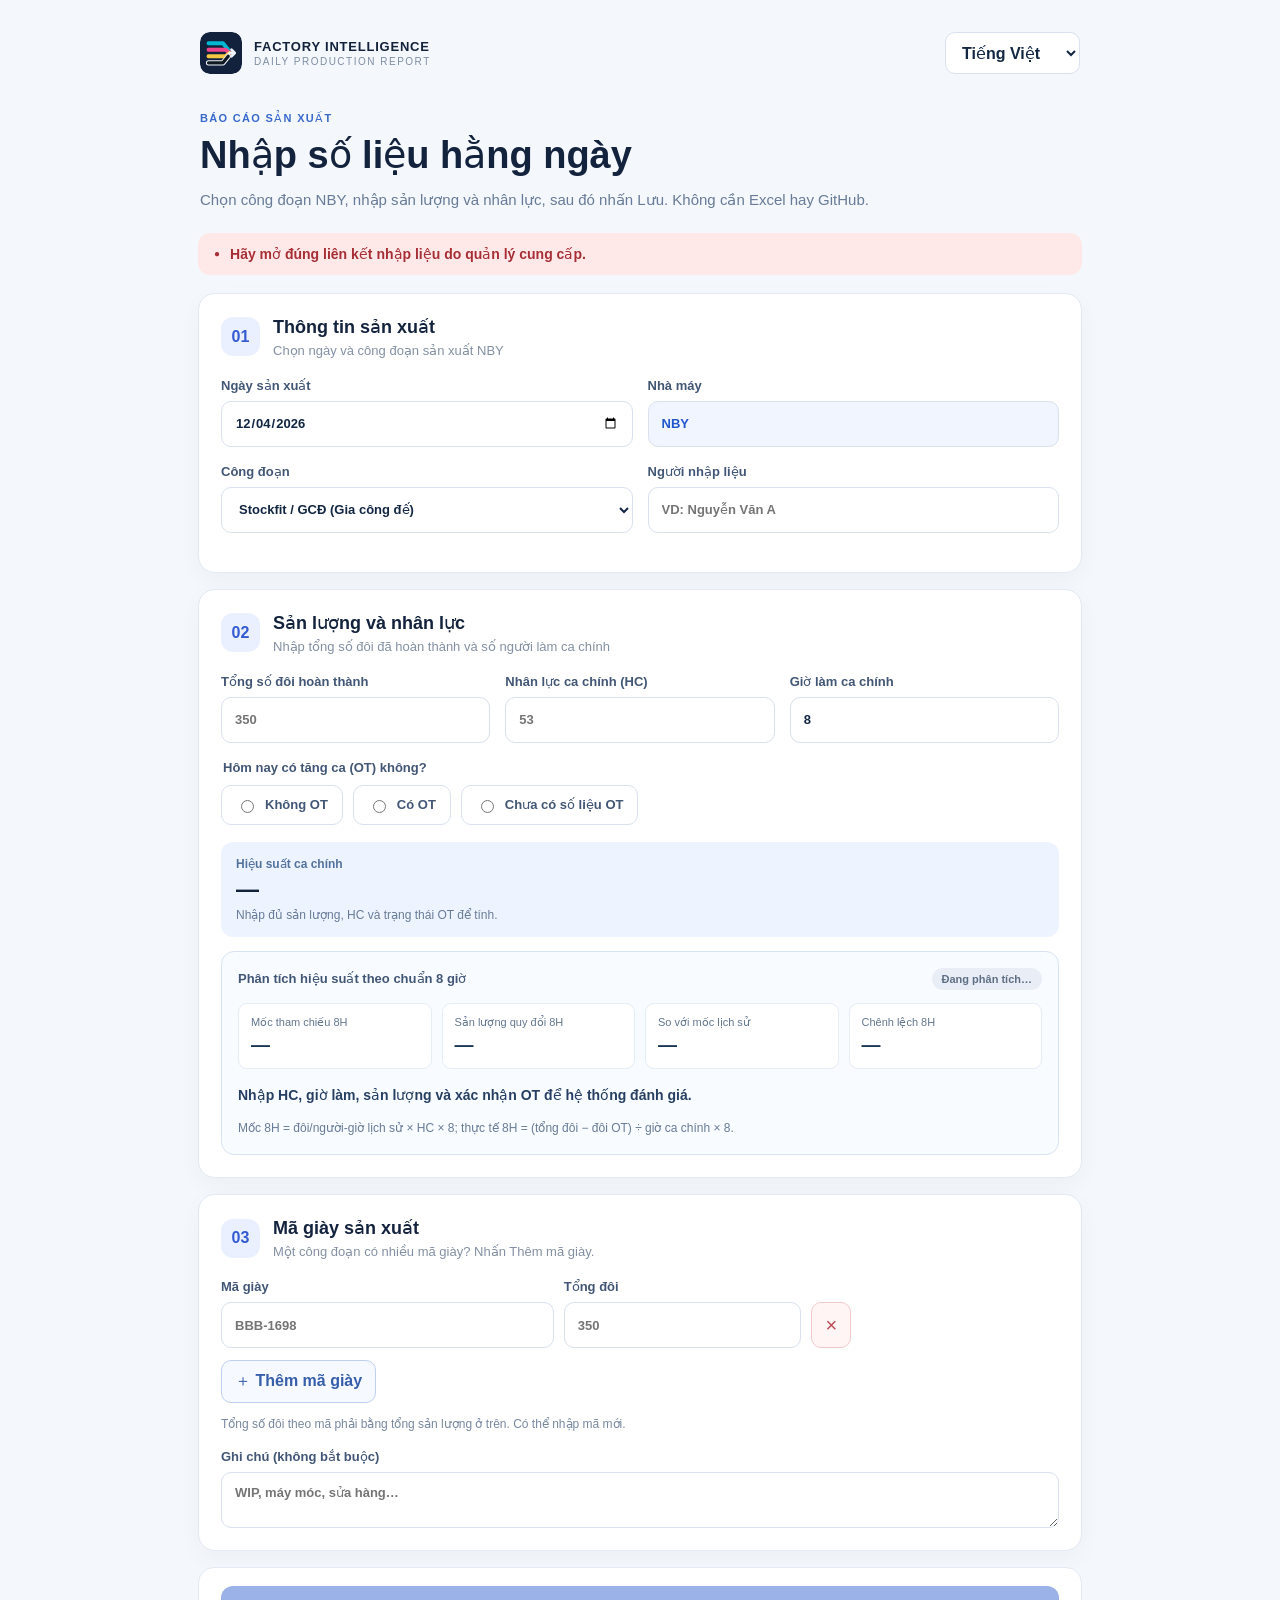
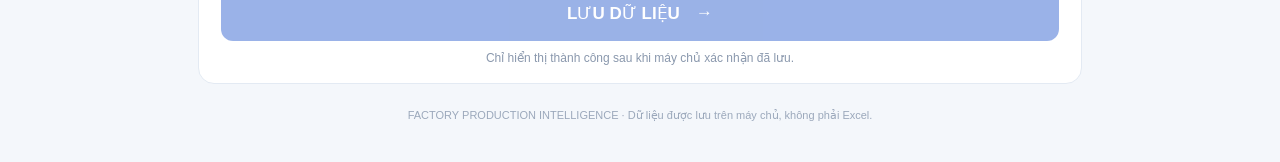
<file: staff.html>
<!doctype html>
<html lang="vi">
<head>
  <meta charset="utf-8">
  <link rel="icon" type="image/svg+xml" href="factory-logo.svg">
  <meta name="viewport" content="width=device-width, initial-scale=1">
  <meta name="color-scheme" content="light">
  <meta http-equiv="Content-Security-Policy" content="default-src 'self'; script-src 'self'; style-src 'self'; connect-src 'self' https://*.supabase.co; img-src 'self' data:; object-src 'none'; base-uri 'self'; form-action 'none'">
  <title>Nhập báo cáo sản xuất · Factory Intelligence</title>
  <link rel="stylesheet" href="staff.css?v=20">
  <script src="cloud-config.js" defer></script>
  <script src="staff.js?v=19" defer></script>
  <script src="nby-benchmark.js?v=19" defer></script>
</head>
<body>
  <main class="shell">
    <header class="top"><img class="logo" src="factory-logo.svg" width="42" height="42" alt="Factory Intelligence CMYK logo"><div class="brand"><strong>FACTORY INTELLIGENCE</strong><small>DAILY PRODUCTION REPORT</small></div><select id="lang" class="lang" aria-label="Language / Ngôn ngữ / 語言"><option value="vi">Tiếng Việt</option><option value="zh">繁體中文</option><option value="en">English</option></select></header>
    <section class="hero"><div class="eyebrow" data-t="tag">BÁO CÁO SẢN XUẤT</div><h1 data-t="title">Nhập số liệu hằng ngày</h1><p data-t="subtitle">Chọn công đoạn NBY, nhập sản lượng và nhân lực, sau đó nhấn Lưu. Không cần Excel hay GitHub.</p></section>
    <div id="status" class="status pending" role="status" aria-live="polite"><span class="status-icon">●</span><span id="statusText" data-t="connecting">Đang kiểm tra kết nối…</span></div>
    <form id="reportForm" novalidate>
      <section class="panel"><div class="panel-head"><span class="step">01</span><div><h2 data-t="locationTitle">Thông tin sản xuất</h2><p data-t="locationDesc">Chọn ngày sản xuất và công đoạn của NBY</p></div></div>
        <div class="fields two"><label><span data-t="date">Ngày sản xuất</span><input id="date" type="date" required></label><label><span data-t="plant">Nhà máy</span><input id="plant" value="NBY" readonly aria-readonly="true" aria-label="Nhà máy NBY"></label></div>
        <div class="fields two"><label><span data-t="process">Công đoạn</span><select id="process" required><option value="gc">Stockfit / GCĐ (底加)</option><option value="asm">Assembly / TH (成型)</option></select></label><label><span data-t="operator">Người nhập liệu</span><input id="operator" type="text" maxlength="80" autocomplete="name" required placeholder="VD: Nguyễn Văn A"></label></div>
      </section>
      <section class="panel"><div class="panel-head"><span class="step">02</span><div><h2 data-t="outputTitle">Sản lượng và nhân lực</h2><p data-t="outputDesc">Nhập tổng số đôi đã hoàn thành và số người làm ca chính</p></div></div>
        <div class="fields three"><label><span data-t="total">Tổng số đôi hoàn thành</span><input id="total" type="number" min="0" max="20000" step="1" inputmode="numeric" required placeholder="350"></label><label><span data-t="hc">Nhân lực ca chính (HC)</span><input id="hc" type="number" min="1" max="1000" step="1" inputmode="numeric" required placeholder="53"></label><label><span data-t="hours">Giờ làm ca chính</span><input id="hours" type="number" min="0.5" max="16" step="0.5" inputmode="decimal" value="8" required></label></div>
        <fieldset class="ot-group"><legend data-t="otQuestion">Hôm nay có tăng ca (OT) không?</legend><div class="choice-row"><label><input type="radio" name="otMode" value="none" required><span data-t="otNone">Không OT</span></label><label><input type="radio" name="otMode" value="yes"><span data-t="otYes">Có OT</span></label><label><input type="radio" name="otMode" value="unknown"><span data-t="otUnknown">Chưa có số liệu OT</span></label></div></fieldset>
        <div class="fields three" id="otFields" hidden><label><span data-t="otPairs">Số đôi hoàn thành OT</span><input id="otPairs" type="number" min="0" max="20000" step="1" inputmode="numeric"></label><label><span data-t="otHC">Nhân lực OT</span><input id="otHC" type="number" min="1" max="1000" step="1" inputmode="numeric"></label><label><span data-t="otHours">Số giờ OT</span><input id="otHours" type="number" min="0.5" max="16" step="0.5" inputmode="decimal"></label></div>
        <div id="preview" class="preview" aria-live="polite"><span data-t="previewTitle">Hiệu suất 8H dự kiến</span><strong>—</strong><small data-t="previewHelp">Nhập đủ sản lượng, HC và trạng thái OT để tính.</small></div>
        <div id="benchmark" class="benchmark neutral" aria-live="polite"><div class="benchmark-head"><span data-t="benchmarkTitle">Sản lượng dự kiến theo dữ liệu trước đây</span><span id="benchmarkTag" class="benchmark-tag" data-t="benchmarkLoading">Đang tính…</span></div><div class="benchmark-values"><div><small data-t="benchmarkExpected">Mốc tham chiếu 8H</small><strong id="benchmarkExpected">—</strong></div><div><small data-t="benchmarkActual">Sản lượng quy đổi 8H</small><strong id="benchmarkActual8h">—</strong></div><div><small data-t="benchmarkAchievement">Tỷ lệ so với mốc</small><strong id="benchmarkAchievement">—</strong></div><div><small data-t="benchmarkDifference">Chênh lệch 8H</small><strong id="benchmarkDifference">—</strong></div></div><p id="benchmarkInsight" class="benchmark-insight" aria-live="polite">Đang chờ dữ liệu để phân tích tự động.</p><p id="benchmarkDetail" class="benchmark-detail" data-t="benchmarkHelp">Mốc 8H = năng suất lịch sử theo người-giờ × HC × 8. Không tính sản lượng OT.</p></div>
      </section>
      <section class="panel"><div class="panel-head"><span class="step">03</span><div><h2 data-t="modelTitle">Mã giày sản xuất</h2><p data-t="modelDesc">Một công đoạn có nhiều mã giày? Nhấn Thêm mã giày.</p></div></div>
        <div id="models" class="models"></div><button id="addModel" type="button" class="secondary" data-t="addModel">＋ Thêm mã giày</button><p class="hint" data-t="modelHint">Tổng số đôi theo mã phải bằng tổng sản lượng ở trên. Có thể nhập mã mới.</p>
        <label class="notes"><span data-t="note">Ghi chú (không bắt buộc)</span><textarea id="note" rows="2" maxlength="500" placeholder="WIP, máy móc, sửa hàng…"></textarea></label>
      </section>
      <section class="submit-panel"><button type="submit" id="save" class="save" disabled><span data-t="save">LƯU DỮ LIỆU</span> <span aria-hidden="true">→</span></button><p id="saveInfo" data-t="saveInfo">Chỉ hiển thị thành công sau khi máy chủ xác nhận đã lưu.</p></section>
    </form>
    <footer>FACTORY PRODUCTION INTELLIGENCE · <span data-t="footer">Dữ liệu được lưu trên máy chủ, không phải Excel.</span></footer>
  </main>
</body>
</html>
</file>
<file: styles.css>
:root{font-family:Inter,'Noto Sans TC','Microsoft JhengHei','Segoe UI',sans-serif;color:#18233b;background:#f5f7fb;font-synthesis:none}*{box-sizing:border-box}body{margin:0}button,input,select{font:inherit}button{cursor:pointer}.shell{display:flex;min-height:100vh}.sidebar{width:238px;background:#101b34;color:#fff;display:flex;flex-direction:column;position:sticky;top:0;height:100vh;flex-shrink:0}.brand{display:flex;gap:12px;align-items:center;padding:29px 22px 35px}.brand-mark{background:#5677f6;color:#fff;border-radius:12px;width:45px;height:45px;display:grid;place-items:center;font-size:27px;font-weight:900;letter-spacing:-2px}.brand-mark span{color:#8dd9ff}.brand strong{display:block;letter-spacing:1.2px;font-size:12px;line-height:1.5}.brand small{display:block;font-size:8px;letter-spacing:1.4px;color:#8391b3;margin-top:4px}.side-label{color:#7c8aaa;font-size:10px;letter-spacing:1.8px;font-weight:700;padding:0 22px 13px}.nav{display:grid;gap:6px;padding:0 12px}.nav-link{display:flex;align-items:center;gap:13px;width:100%;padding:13px 14px;border:0;border-radius:9px;color:#b4c0d9;background:transparent;text-align:left;font-size:13px;font-weight:600}.nav-link span:first-child{font-size:22px;line-height:15px;width:23px;text-align:center}.nav-link:hover,.nav-link.active{background:#283b66;color:white}.nav-link.active{box-shadow:inset 3px 0 #7b98ff}.side-bottom{margin:auto 15px 22px;border:1px solid #30415f;background:#1a2946;border-radius:12px;padding:16px}.privacy-icon{color:#9cb8ff;font-size:22px;margin-bottom:6px}.side-bottom strong{font-size:12px}.side-bottom p{font-size:11px;line-height:1.7;color:#b2bed6}.version{display:block;color:#7387ad;font-size:9px;letter-spacing:1px;margin-top:15px}.main{min-width:0;flex:1}.topbar{height:69px;background:#fff;border-bottom:1px solid #e7ebf2;display:flex;align-items:center;justify-content:space-between;padding:0 36px}.breadcrumbs{font-size:10px;font-weight:800;color:#8792a9;letter-spacing:1.3px}.breadcrumbs span{color:#1b2c4d;margin:0 5px}.top-actions{display:flex;gap:12px;align-items:center}.status-dot{width:7px;height:7px;border-radius:50%;background:#32b6a2}.top-status{font-size:10px;color:#687995;font-weight:800;letter-spacing:1px}.page{max-width:1540px;padding:34px 36px 24px;margin:0 auto}.headline{display:flex;align-items:center;justify-content:space-between;gap:20px;margin-bottom:23px}.eyebrow{font-size:10px;letter-spacing:2px;color:#5174da;font-weight:900;margin-bottom:9px}h1{font-size:28px;letter-spacing:-.6px;margin:0 0 8px;color:#142442}h2{font-size:17px;margin:0 0 6px;color:#192943}h3{font-size:14px;margin:0;color:#172947}.lead{font-size:13px;color:#72809a;margin:0;line-height:1.65}.headline-actions{display:flex;gap:10px;flex-shrink:0}.primary,.outline{border:1px solid #ced8ea;border-radius:8px;background:#fff;color:#263e65;padding:11px 15px;font-size:12px;font-weight:800}.primary{background:#345bd8;border-color:#345bd8;color:#fff;box-shadow:0 4px 10px #345bd825}.primary:hover{background:#254bc8}.outline:hover{border-color:#7796e5;color:#345bd8}.outline.small{padding:7px 10px}.upload-label{display:flex;gap:8px;align-items:center;cursor:pointer}.upload-label span:first-child{font-size:17px}.import-strip{border:1px solid #e0e7f1;background:#fff;border-radius:12px;padding:14px 17px;display:flex;align-items:center;justify-content:space-between;margin-bottom:17px}.file-state{display:flex;align-items:center;gap:12px}.file-icon{display:grid;place-items:center;width:37px;height:37px;background:#eaf0ff;color:#4368d5;border-radius:9px;font-size:20px}.file-state strong{display:block;font-size:12px}.file-state small{display:block;color:#8490a5;font-size:10px;margin-top:5px}.file-state-right{display:flex;align-items:center;gap:15px}.tag{font-size:10px;font-weight:900;color:#3659b6;background:#edf2ff;padding:6px 9px;border-radius:6px;white-space:nowrap;letter-spacing:.4px}.tag.muted{background:#eef1f6;color:#7b879d}.text-button{border:0;background:transparent;color:#7a89a4;font-size:11px;font-weight:700}.text-button:hover{color:#345bd8}.message{padding:11px 15px;border-radius:8px;margin-bottom:16px;font-size:12px;line-height:1.6;background:#fff7e8;color:#805a0d;border:1px solid #f4deb1}.message.error{background:#fff0f0;color:#b3273a;border-color:#f4c3ca}.hidden{display:none!important}.filter-bar{display:flex;align-items:center;gap:13px;background:#fff;border:1px solid #e2e7f0;border-radius:11px;padding:13px 16px;margin-bottom:26px;flex-wrap:wrap}.filter-title{margin-right:auto;min-width:190px}.filter-title strong{display:block;font-size:12px}.filter-title span{font-size:10px;color:#8a96ab;display:block;margin-top:5px}.date-field label{display:block;color:#8590a4;font-size:10px;margin-bottom:4px}.date-field input{border:1px solid #e2e7f0;border-radius:6px;padding:7px 8px;color:#283c5e;font-size:11px;max-width:133px;background:#fdfdff}.arrow{color:#a2adc2;margin-top:12px}.view{display:none}.view.active{display:block}.section-head{display:flex;justify-content:space-between;align-items:center;margin-bottom:15px;gap:14px}.section-head p{font-size:11px;color:#8793a8;margin:0}.subtle{color:#8592a6;font-size:11px}.kpi-grid{display:grid;grid-template-columns:repeat(4,minmax(0,1fr));gap:15px;margin-bottom:20px}.kpi{background:#fff;border:1px solid #e1e7f0;border-radius:11px;padding:18px 18px 15px;min-height:126px}.kpi .label{font-size:11px;color:#7c8ba2;font-weight:700}.kpi .value{font-size:27px;font-weight:850;letter-spacing:-.8px;color:#162847;margin:14px 0 9px;font-variant-numeric:tabular-nums}.kpi .foot{font-size:11px;color:#8390a5}.change{font-weight:800}.change.good{color:#059e80}.change.bad{color:#d45858}.change.neutral{color:#73819c}.two-cols{display:grid;grid-template-columns:minmax(0,1.25fr) minmax(300px,.75fr);gap:18px;margin-bottom:18px}.panel{background:#fff;border:1px solid #e1e7f0;border-radius:11px;padding:20px;min-width:0}.panel-head{display:flex;align-items:center;justify-content:space-between;gap:12px;margin-bottom:18px}.panel-head p{font-size:11px;color:#8694a9;margin:5px 0 0}.panel-head h3{line-height:1.5}.table-scroll{overflow:auto}.data-table{border-collapse:collapse;width:100%;font-size:11px;text-align:left;white-space:nowrap}.data-table th{background:#f5f7fb;color:#7e8ba2;font-size:10px;text-transform:none;padding:12px 10px;font-weight:800}.data-table td{border-bottom:1px solid #edf0f6;padding:11px 10px;color:#33435f;font-variant-numeric:tabular-nums}.data-table tr:last-child td{border-bottom:0}.data-table td.numeric{text-align:right}.data-table th.numeric{text-align:right}.data-table .highlight{font-weight:800;color:#1c335b}.data-table .warning{color:#bc7731}.data-table .negative{color:#cb515c}.insights{display:grid;gap:11px}.insight{display:flex;gap:11px;align-items:flex-start;border:1px solid #e9edf4;background:#fbfcff;border-radius:8px;padding:12px}.insight-mark{width:23px;height:23px;flex-shrink:0;display:grid;place-items:center;border-radius:7px;background:#e8f0ff;color:#4770da;font-weight:900}.insight strong{font-size:11px;display:block;margin-bottom:5px}.insight p{font-size:11px;line-height:1.65;color:#6d7c95;margin:0}.chart-panel{margin-bottom:18px}.chart{width:100%;min-height:250px;overflow:hidden}.chart.big{min-height:320px}.chart svg{width:100%;height:260px;display:block}.chart.big svg{height:335px}.chart-legend{display:flex;align-items:center;gap:7px;font-size:10px;color:#7b89a1}.dot{width:8px;height:8px;border-radius:50%;display:inline-block;margin-left:8px}.dot.gc{background:#5478e8}.dot.asm{background:#27b3a4}.planner-grid{display:grid;grid-template-columns:1fr 1fr;gap:18px}.planner-inputs{display:grid;grid-template-columns:repeat(3,1fr);gap:10px;margin-bottom:18px}.planner-inputs label span{font-size:10px;color:#8290a6;display:block;margin-bottom:6px}.planner-inputs input{width:100%;padding:10px 9px;border:1px solid #dfe5ef;border-radius:7px;font-size:13px;color:#1e3359;font-weight:750}.plan-main{background:#f1f5ff;border:1px solid #e1e9ff;border-radius:9px;padding:16px;margin-bottom:14px}.plan-main .metric{font-size:30px;font-weight:850;color:#294fc2}.plan-main small{color:#6c7fa6;font-size:11px}.plan-scenarios{display:grid;grid-template-columns:repeat(3,1fr);gap:10px}.scenario{border:1px solid #e5eaf2;border-radius:8px;padding:11px}.scenario strong{font-size:10px;color:#8793a9}.scenario b{font-size:19px;display:block;color:#203659;margin:7px 0}.scenario small{font-size:10px;color:#8c99ad}.plan-foot{font-size:11px;color:#6d7d99;line-height:1.7;margin-top:13px}.note{background:#fff9ee;border:1px solid #f3e5c9;border-radius:10px;padding:15px 18px;margin-top:17px}.note strong{font-size:12px;color:#8d6c2f}.note p{font-size:12px;line-height:1.75;color:#8a785a;margin:7px 0 0}.select-label{display:flex;gap:8px;align-items:center;font-size:11px;color:#7a87a1}.select-label select{padding:8px;border:1px solid #e1e7f0;border-radius:7px;max-width:220px}.quality-kpis{grid-template-columns:repeat(3,minmax(0,1fr))}.empty{padding:44px 20px;text-align:center;color:#8391a8;font-size:12px;line-height:1.8}.empty .symbol{display:block;font-size:30px;color:#b5c3dc;margin-bottom:10px}.pill{display:inline-block;font-size:10px;border-radius:5px;background:#e8f6f1;color:#23826c;padding:4px 7px;font-weight:750}.pill.alert{background:#fff1eb;color:#b86736}.footer{display:flex;justify-content:center;gap:10px;margin-top:38px;color:#a2adc0;font-size:10px;letter-spacing:.5px}@media(max-width:1250px){.kpi-grid{grid-template-columns:repeat(2,minmax(0,1fr))}.filter-title{min-width:100%;margin-bottom:4px}.page{padding:25px}.topbar{padding:0 25px}}@media(max-width:950px){.sidebar{width:66px}.brand{padding:18px 10px}.brand>div:last-child,.side-label,.nav-link span:last-child,.side-bottom{display:none}.nav{padding:0 6px}.nav-link{justify-content:center;padding:14px 8px}.nav-link span:first-child{font-size:24px}.two-cols,.planner-grid{grid-template-columns:1fr}}@media(max-width:680px){.sidebar{display:none}.topbar{padding:0 16px}.page{padding:20px 14px}.headline{align-items:flex-start;flex-direction:column}.headline-actions{width:100%}.headline-actions>*{flex:1;justify-content:center;text-align:center}.kpi-grid{grid-template-columns:1fr 1fr;gap:9px}.kpi{padding:13px;min-height:108px}.kpi .value{font-size:22px}.planner-inputs{grid-template-columns:1fr 1fr}.top-status{display:none}.import-strip{gap:10px}.file-state small{max-width:210px;overflow:hidden;text-overflow:ellipsis;white-space:nowrap}.chart svg{min-width:520px}.chart{overflow-x:auto}}
@media print{.sidebar,.topbar,.headline-actions,.import-strip,.filter-bar,.footer,.outline,.text-button{display:none!important}.page{padding:0}.view:not(.active){display:none}.panel,.kpi{break-inside:avoid}}

/* V1.3: Direct data entry and local database */
.storage-strip{display:flex;align-items:center;gap:10px;padding:9px 15px;margin-bottom:18px;border:1px solid #dbe6f2;background:#f6faff;border-radius:9px;font-size:11px;color:#456083}.storage-dot{height:8px;width:8px;border-radius:50%;background:#36aa8e;flex-shrink:0}.storage-strip .text-button{margin-left:auto}.entry-tabs{display:flex;flex-wrap:wrap;gap:8px;margin-bottom:16px}.entry-tab{border:1px solid #dbe4f0;border-radius:8px;background:#fff;color:#536780;font-size:12px;font-weight:800;padding:11px 14px}.entry-tab.active{background:#e9f0ff;border-color:#7794de;color:#264fba}.entry-pane{display:none}.entry-pane.active{display:block}.entry-panel{margin-bottom:18px}.entry-form-grid{display:grid;grid-template-columns:repeat(2,minmax(0,1fr));gap:14px 16px}.entry-form-grid label,.entry-full{display:block;min-width:0}.entry-form-grid label>span,.entry-full>span{display:block;color:#6e7f99;font-size:11px;font-weight:750;margin-bottom:7px}.entry-form-grid input,.entry-form-grid select,.entry-full textarea{width:100%;background:#fff;border:1px solid #dce5f1;border-radius:8px;padding:11px 12px;font-size:13px;color:#1d3151;outline-offset:2px}.entry-form-grid input:focus,.entry-full textarea:focus{border-color:#5377d8}.entry-process-grid{display:grid;grid-template-columns:repeat(2,minmax(0,1fr));gap:16px;margin:18px 0}.entry-process-grid fieldset{border:1px solid #dfe6f1;border-radius:10px;padding:17px 15px 14px;min-width:0}.entry-process-grid legend{font-size:13px;font-weight:900;color:#29466e;padding:0 7px}.entry-preview{background:#f0f5ff;color:#42629a;border-radius:8px;padding:11px;margin-top:14px;font-size:12px;line-height:1.7}.entry-extra{align-items:center}.entry-checkbox{display:flex!important;align-items:center;gap:9px}.entry-checkbox input{width:auto!important;flex-shrink:0}.entry-checkbox span{margin:0!important}.entry-actions{display:flex;align-items:center;gap:10px;flex-wrap:wrap;margin-top:22px}.entry-hint{color:#7d8da7;font-size:11px}.entry-list-panel{margin-top:18px}.entry-list-panel .data-table{white-space:nowrap}.entry-full{margin-top:16px}.entry-full textarea{resize:vertical}.entry-row-btn{border:1px solid #d9e4f3;background:#fff;border-radius:6px;padding:5px 9px;font-size:11px;color:#355aab;margin-right:5px}.entry-row-btn.danger{color:#b84955;border-color:#f1cbd0}.backup-actions{display:flex;gap:10px;flex-wrap:wrap}.backup-actions .upload-label{display:flex}.storage-strip,.entry-pane,.entry-panel{animation:fade-in .12s ease-out}@keyframes fade-in{from{opacity:.8}to{opacity:1}}@media(max-width:1050px){.entry-process-grid{grid-template-columns:1fr}}@media(max-width:680px){.entry-form-grid{grid-template-columns:1fr}.entry-actions>*{flex:1}.backup-actions>*{flex:1}.entry-tabs{display:grid;grid-template-columns:1fr 1fr}.entry-tab{padding:10px 8px}}

/* V1.4 IE standard registry and model-mix planning */
.ie-mix-summary{display:grid;grid-template-columns:repeat(3,minmax(0,1fr));gap:12px;margin-bottom:16px}.ie-summary-card{border:1px solid #e2eaf5;border-radius:9px;padding:13px;background:#f8fbff}.ie-summary-card small{display:block;color:#788aa5;font-size:11px}.ie-summary-card b{font-size:21px;display:block;margin:6px 0;color:#203c72}.ie-summary-card p{font-size:10px;color:#788aa5;margin:0;line-height:1.6}.ie-pending{color:#ad6b23;font-weight:800}.ie-ok{color:#108269;font-weight:800}.ie-small{color:#8391a8;font-size:11px;line-height:1.7}.ie-highlight{background:#f4f8ff}.ie-registry-controls{white-space:nowrap}.ie-registry-controls button{margin:2px 4px 2px 0}.ie-mix-note{font-size:11px;color:#7e6e50;margin:12px 0 0;line-height:1.7}@media(max-width:700px){.ie-mix-summary{grid-template-columns:1fr}.ie-registry-controls{white-space:normal}}

/* V1.5: Two-day comparison and opt-in GitHub snapshot sync */
.filter-bar{gap:16px}.filter-title{min-width:260px}.date-field input{font-size:12px;max-width:158px}.date-compare-note{color:#b46a25;font-size:11px}.analysis-date{font-size:11px;color:#647898;font-weight:750;padding:0 4px 3px}.ie-period-label{color:#637a9c;font-size:12px;font-weight:750;margin:0 0 14px}.cloud-status-pill{margin-left:auto;background:#e9eff9;border-radius:999px;padding:4px 9px;color:#557095;font-size:10px;font-weight:800}.cloud-panel{margin-bottom:18px}.cloud-grid{display:grid;grid-template-columns:minmax(0,1fr) auto;gap:12px;align-items:end}.cloud-grid label span{display:block;color:#71809b;font-size:11px;font-weight:750;margin-bottom:7px}.cloud-grid input{width:100%;border:1px solid #dce5f1;border-radius:8px;padding:11px 12px;font-size:13px}.cloud-connect-actions{display:flex;gap:8px}.cloud-actions{margin-top:16px;align-items:center}.cloud-auto-label{font-size:11px;color:#657893;display:flex;align-items:center;gap:7px}.cloud-message{font-size:11px;color:#58718f;line-height:1.7;margin:14px 0 0;min-height:18px}.cloud-message.error{color:#c04c58}.cloud-note{margin-top:12px}.cloud-note p{font-size:11px}.storage-strip .cloud-status-pill{margin-left:12px}.storage-strip #goEntry{margin-left:auto}@media(max-width:800px){.cloud-grid{grid-template-columns:1fr}.cloud-connect-actions{flex-wrap:wrap}.filter-title{min-width:100%}.cloud-status-pill{display:none}}
/* V1.10: three-language selector on the main analytics dashboard */
#langBtn{min-width:142px;max-width:172px;cursor:pointer;appearance:auto;background:#fff;color:#263e65}
@media(max-width:700px){#langBtn{min-width:116px;max-width:142px}.top-actions{gap:7px}}

/* V1.11: insight direction and evidence-based model diagnostics */
.insight-body{min-width:0;flex:1}
.insight--negative{background:#fffafb;border-color:#f2d7db}
.insight--negative>.insight-mark{background:#fde8ec;color:#b72e4a;font-size:17px}
.insight--positive{background:#f9fdfa;border-color:#d7ebdd}
.insight--positive>.insight-mark{background:#dff5e8;color:#168052;font-size:17px}
.insight--caution{background:#fffcf7;border-color:#f1e1c4}
.insight--caution>.insight-mark{background:#fff0d6;color:#a66b16;font-size:15px}
.insight--neutral>.insight-mark{background:#edf1f7;color:#697b97;font-size:17px}
.insight--summary{background:#f6f9ff;border-color:#dce6fa}
.insight--info>.insight-mark{background:#e8f0ff;color:#4770da;font-size:13px}
.insight-evidence{margin-top:11px;padding:10px 11px;border-radius:8px;background:#fff;border:1px solid #e8edf5}
.insight-evidence-head,.insight-evidence>b{display:block;color:#2d456c;font-size:10.5px;font-weight:850;margin-bottom:7px}
.insight-model-list{display:grid;gap:6px;margin-bottom:8px}
.insight-model-row{display:flex;flex-wrap:wrap;align-items:center;gap:5px 8px;font-size:10.5px;line-height:1.5;color:#667891}
.insight-model-name{font-weight:850;color:#263d61}
.insight-model-row b{margin-left:auto;white-space:nowrap;font-variant-numeric:tabular-nums}
.insight-model-negative{color:#c33b51}
.insight-evidence-note{font-size:10.5px;line-height:1.7;color:#657791;margin-top:6px}
.insight-evidence-foot{font-size:10px;line-height:1.65;color:#8491a7;border-top:1px solid #e9eef6;margin-top:8px;padding-top:8px}
.insight-evidence p{margin:0;font-size:10.5px}
@media(max-width:680px){.insight{padding:11px}.insight-evidence{padding:9px}}

/* Model history benchmark audit view */
.model-benchmark-panel{margin:18px 0}
.model-benchmark-table{min-width:730px}
.model-benchmark-table .change{display:inline-block;min-width:56px;text-align:center}
.model-benchmark-note{margin:12px 0 0;font-size:10.5px;line-height:1.7;color:#74829a}
.model-benchmark-note strong{display:block;margin-top:5px;color:#a76d23}
.model-benchmark-empty{color:#7d8aa0;font-size:11px}

/* V1.12: compact scrollable management insight panel */
#view-overview .insight-panel{display:flex;flex-direction:column;min-height:0}
#view-overview .insight-panel>.panel-head{flex:0 0 auto;align-items:flex-start;margin-bottom:12px}
.insight-panel-meta{display:flex;flex-direction:column;align-items:flex-end;gap:7px;flex-shrink:0;min-width:110px}
.insight-scroll-hint{font-size:10px;line-height:1.35;font-weight:700;color:#7083a3;text-align:right;max-width:160px}
#view-overview #insights{min-height:0;min-width:0;overflow-x:hidden;overflow-y:auto;align-content:start;grid-auto-rows:max-content;padding:0 8px 10px 0;scrollbar-gutter:stable;scrollbar-width:thin;scrollbar-color:#b5c4dd #f2f5fa;overscroll-behavior-y:contain}
#view-overview #insights::-webkit-scrollbar{width:9px}
#view-overview #insights::-webkit-scrollbar-track{background:#f2f5fa;border-radius:12px}
#view-overview #insights::-webkit-scrollbar-thumb{background:#b5c4dd;border-radius:12px;border:2px solid #f2f5fa}
#view-overview #insights::-webkit-scrollbar-thumb:hover{background:#829bc0}
#view-overview #insights:focus-visible{outline:2px solid #5478e8;outline-offset:-2px;border-radius:7px}
#view-overview #insights>.analysis-date{position:sticky;top:0;z-index:1;background:#fff;padding:8px 4px 9px;border-bottom:1px solid #edf1f7}
@media(min-width:951px){
 #view-overview .two-cols{height:clamp(560px,calc(100dvh - 245px),690px);align-items:stretch}
 #view-overview .two-cols>.panel{height:100%;min-height:0}
 #view-overview .insight-panel{overflow:hidden}
 #view-overview #insights{flex:1 1 auto}
}
@media(max-width:950px){
 #view-overview .two-cols{height:auto}
 #view-overview #insights{max-height:min(64dvh,520px)}
}
@media print{
 #view-overview .two-cols{height:auto!important}
 #view-overview .insight-panel{overflow:visible!important}
 #view-overview #insights{max-height:none!important;height:auto!important;overflow:visible!important}
 .insight-scroll-hint{display:none!important}
}

/* V1.13: keep cloud manager analytics read-only; preserve local IndexedDB untouched. */
.mode-notice{margin:0 0 14px;padding:11px 14px;border:1px solid #e9d8ac;border-radius:12px;background:#fffaf0;color:#82551a;font-size:13px;line-height:1.55}
body.cloud-manager #modeNotice,body.cloud-manager [data-view="entry"],body.cloud-manager #view-entry,body.cloud-manager #quickEntry,body.cloud-manager #goEntry,body.cloud-manager #demoBtn,body.cloud-manager #downloadVN,body.cloud-manager #clearBtn{display:none!important}
body.cloud-manager #cloudTopStatus{background:#e8f6ef;color:#11663b;border-color:#a5d6bd}
body.cloud-manager #refreshCloud[disabled]{opacity:.55;cursor:wait}

body.cloud-manager #cloudTopStatus[data-state="error"]{background:#fff0f0;color:#a12121;border-color:#eab6b6}

/* V1.14: viewers can only read shared Supabase data; admin Excel imports auto-save. */
body.cloud-viewer label[for="fileInput"],body.cloud-viewer #fileInput{display:none!important}
body.cloud-manager #fileInput:disabled+span{opacity:.5}

/* V1.15: admin-only IE cloud editor; all production forms remain unavailable in cloud mode. */
body.cloud-manager:not(.cloud-viewer) .nav-link[data-view="entry"]{display:flex!important}
body.cloud-manager:not(.cloud-viewer) #view-entry.active{display:block!important}
body.cloud-manager:not(.cloud-viewer) #view-entry .entry-tab:not([data-entry-tab="ie"]){display:none!important}
body.cloud-manager:not(.cloud-viewer) #view-entry .entry-pane:not(#entry-ie){display:none!important}
body.cloud-manager:not(.cloud-viewer) #view-entry .section-head .tag{display:none}
.ie-flag{color:#ad493c;font-weight:700}
.ie-summary-card{overflow-wrap:anywhere}

/* V1.16 — IE two-way HC / production planner; designed for 100% browser zoom */
.ie-capacity-planner{margin:16px 0 18px;padding:16px;border:1px solid #dce5f4;border-radius:12px;background:#fbfcff}
.ie-plan-heading{margin-bottom:12px}
.ie-plan-heading h4{font-size:15px;color:#17305a;margin:0 0 6px;font-weight:800}
.ie-plan-heading p{font-size:12px;color:#7283a0;line-height:1.6;margin:0}
.ie-plan-grid{display:grid;grid-template-columns:repeat(2,minmax(0,1fr));gap:14px}
.ie-plan-card{min-width:0;padding:15px;border:1px solid #dfe7f3;border-radius:10px;background:#fff}
.ie-plan-card-head{display:flex;justify-content:space-between;align-items:center;gap:8px;margin-bottom:12px}
.ie-plan-card-head h4{font-size:14px;font-weight:800;color:#1e3765;margin:0}
.ie-plan-card-head span{font-size:11px;color:#647999;font-weight:700}
.ie-plan-metrics{display:grid;grid-template-columns:repeat(2,minmax(0,1fr));gap:9px}
.ie-plan-metric{border:1px solid #edf1f8;background:#f6f9fe;border-radius:8px;padding:10px;min-width:0}
.ie-plan-metric small{display:block;font-size:11px;color:#72839e;font-weight:650}
.ie-plan-metric strong{display:block;font-size:21px;line-height:1.35;margin:5px 0;color:#183e80;font-weight:800;white-space:nowrap}
.ie-plan-metric span{display:block;font-size:10px;color:#8492a9}
.ie-plan-inputs{display:grid;grid-template-columns:repeat(2,minmax(0,1fr));gap:10px;margin:14px 0 10px}
.ie-plan-inputs label span{display:block;font-size:11px;font-weight:750;color:#536c96;margin-bottom:6px}
.ie-plan-inputs input{width:100%;min-width:0;padding:9px 10px;border:1px solid #d6e1f3;border-radius:8px;background:white;color:#193e78;font-size:14px;font-weight:750}
.ie-plan-inputs input:focus{outline:2px solid #abc5f6;outline-offset:1px}
.ie-plan-answer{border:1px solid #d5e3fa;border-radius:8px;background:#eef5ff;padding:12px;color:#294b83;font-size:12px;line-height:1.7}
.ie-plan-answer>div+div{border-top:1px solid #d5e2f5;padding-top:9px;margin-top:9px}
.ie-plan-answer strong{font-size:15px;color:#174b9e}
.ie-plan-answer small{display:block;color:#7485a1;font-size:11px}
.ie-plan-context,.ie-plan-formula{font-size:11px;color:#72839e;line-height:1.7;margin:10px 0 0}
.ie-plan-warning{font-size:11px;color:#a05b2c;line-height:1.7;margin:8px 0 0}
.ie-plan-caution{margin:12px 0 0;font-size:11px;line-height:1.7;color:#826e50}
.ie-summary-card .ie-plan-warning{margin-top:6px;color:#a05b2c}
@media(max-width:1000px){.ie-plan-grid{grid-template-columns:1fr}}
@media(max-width:600px){.ie-plan-metrics,.ie-plan-inputs{grid-template-columns:1fr 1fr}.ie-plan-metric strong{font-size:18px}.ie-capacity-planner{padding:10px}}
/* IE standard target dashboard */
.ie-overview-targets{margin:0 0 20px;padding:20px}.ie-overview-targets h4{margin:18px 0 10px}.ie-overview-targets .data-table{min-width:800px}.ie-overview-targets .ie-mix-note{line-height:1.7}.kpi .value{overflow-wrap:anywhere}
/* Independent dispatch, actuals and simulation management panel. */
.management-toolbar{display:flex;gap:16px;align-items:end;flex-wrap:wrap;padding:18px;margin-bottom:16px}.management-toolbar label,.management-editor label,.management-settings label,.management-sim label{display:grid;gap:6px;font-size:12px;color:#5c6a80}.management-toolbar input,.management-toolbar select,.management-editor input,.management-editor select,.management-sim input,.management-sim select,.management-settings input{padding:9px;border:1px solid #dce3ee;border-radius:7px;background:#fff;color:#233147;min-width:0;width:100%;box-sizing:border-box}.management-process,.management-analysis,.management-editor,.management-settings,.management-sim{padding:20px;margin:0 0 18px}.management-kpis{display:grid;grid-template-columns:repeat(6,minmax(0,1fr));gap:10px}.management-kpis .kpi{padding:13px;min-width:0}.management-kpis .value{font-size:24px;margin-top:10px}.management-facts{font-size:12px;line-height:1.8;color:#53627a;margin:12px 0}.management-process .data-table{min-width:720px}.management-plan-models,.management-settings-grid{display:grid;grid-template-columns:repeat(3,minmax(0,1fr));gap:12px;margin:14px 0}.management-settings-grid{grid-template-columns:repeat(4,minmax(0,1fr))}.management-two{display:grid;grid-template-columns:repeat(2,minmax(0,1fr));gap:20px}.management-two section{min-width:0}.management-editor summary,.management-sim summary,.management-settings summary{cursor:pointer;font-size:14px;font-weight:600;color:#2b3b55;padding:2px 0}.management-analysis .insight{margin:12px 0}#planningStatus{font-size:12px;overflow-wrap:anywhere;max-width:500px}#view-planner .management-sim .planner-inputs{grid-template-columns:1fr 1fr 1.4fr}#view-planner .management-process .panel-head{margin-bottom:15px}@media(max-width:1000px){.management-kpis{grid-template-columns:repeat(3,minmax(0,1fr))}.management-settings-grid{grid-template-columns:repeat(2,minmax(0,1fr))}}@media(max-width:650px){.management-two{grid-template-columns:1fr}.management-kpis{grid-template-columns:repeat(2,minmax(0,1fr))}.management-plan-models{grid-template-columns:1fr}.management-toolbar{align-items:stretch;flex-direction:column}}

/* Historical mix recommendation: compact process cards on the overview. */
.mix-recommendation{margin:20px 0}.mix-rec-controls{display:flex;justify-content:space-between;align-items:center;gap:12px;flex-wrap:wrap;margin-bottom:16px;font-size:12px;color:#6b7e99}.mix-rec-controls select{padding:6px;border:1px solid #d7e1f0;border-radius:6px;background:#fff;color:#29466e}.mix-rec-grid{display:grid;grid-template-columns:repeat(2,minmax(0,1fr));gap:18px}.mix-rec-card{border:1px solid #dce5f3;border-radius:10px;padding:18px;min-width:0;background:#fbfcff}.mix-rec-process{display:flex;justify-content:space-between;align-items:center;gap:12px;flex-wrap:wrap;margin-bottom:16px}.mix-rec-process h4{margin:0;font-size:15px;color:#17345b}.mix-rec-process label{font-size:12px;color:#647996}.mix-rec-process input{width:72px;padding:7px 8px;border:1px solid #cfdaed;border-radius:6px;background:white;color:#183961}.mix-rec-metrics{display:grid;grid-template-columns:repeat(3,minmax(0,1fr));gap:10px;margin-bottom:14px}.mix-rec-metrics span{display:block;font-size:11px;color:#6c809e;line-height:1.6}.mix-rec-metrics strong{display:block;font-size:21px;color:#2453aa;margin-top:4px}.mix-rec-card .data-table{min-width:0;width:100%}.mix-rec-card .data-table th,.mix-rec-card .data-table td{padding:9px 8px}.mix-rec-basis,.mix-rec-note,.mix-rec-card details{font-size:12px;line-height:1.8;color:#647996}.mix-rec-note{margin:16px 0 0}.mix-rec-card details{border-top:1px solid #dce5f3;padding-top:10px}.mix-rec-card summary{cursor:pointer;color:#355da3;font-weight:700}.mix-rec-card details p{overflow-wrap:anywhere}.mix-rec-empty{font-size:13px;line-height:1.8;color:#6b7e99;padding:15px 0}.mix-rec-card .subtle{line-height:1.7}@media(max-width:1050px){.mix-rec-grid{grid-template-columns:1fr}}@media(max-width:540px){.mix-rec-metrics{grid-template-columns:1fr 1fr}.mix-rec-metrics strong{font-size:19px}.mix-rec-card{padding:14px}}
.day-comparison{margin:0 0 18px}.day-compare-grid{display:grid;grid-template-columns:repeat(2,minmax(0,1fr));gap:14px}.day-compare-card{border:1px solid #dfe7f3;border-radius:10px;padding:16px;min-width:0}.day-compare-card h4{margin:0 0 13px;color:#183560;font-size:15px}.day-compare-head,.day-compare-row{display:grid;grid-template-columns:minmax(110px,1.2fr) minmax(62px,.7fr) 18px minmax(62px,.7fr) minmax(135px,1.25fr);gap:5px;align-items:center;font-variant-numeric:tabular-nums}.day-compare-head{color:#8090a9;font-size:10px;font-weight:700;padding-bottom:7px}.day-compare-row{border-top:1px solid #edf1f7;padding:11px 0;font-size:12px;color:#455776}.day-compare-row strong{color:#182f54;font-size:17px}.day-compare-row b{font-size:12px;color:#61738c}.day-compare-row b.good{color:#168576}.day-compare-row b.bad{color:#bd5661}.day-compare-arrow{color:#9daac0}.day-compare-caution{font-size:11px;line-height:1.65;color:#71819b;margin:13px 0 0}@media(max-width:1180px){.day-compare-grid{grid-template-columns:1fr}}@media(max-width:650px){.day-compare-card{overflow-x:auto}.day-compare-head,.day-compare-row{min-width:520px}}

.brand img.brand-mark{display:block;width:54px;height:54px;border-radius:12px;background:transparent;object-fit:contain;flex:none}.brand small{font-size:7.4px;letter-spacing:1px;white-space:nowrap}
.report-export-bar{display:flex;align-items:center;gap:16px;flex-wrap:wrap;margin-bottom:18px;padding:16px 20px}.report-export-bar>div{flex:1;min-width:260px}.report-export-bar strong{font-size:13px;color:#1a335e}.report-export-bar p{font-size:11px;color:#7b8aa3;line-height:1.6;margin:4px 0 0}.report-export-bar label{font-size:11px;color:#647894;font-weight:700;display:grid;gap:4px}.report-export-bar select{border:1px solid #d8e2f1;border-radius:7px;padding:9px 10px;background:#fff;color:#18345e}.report-export-bar small{font-size:11px;color:#5a7697}@media(max-width:680px){.report-export-bar>div{min-width:100%}.report-export-bar button{flex:1}}
</file>
<file: staff.css>
:root{font-family:Inter,'Noto Sans',Arial,'Microsoft JhengHei',sans-serif;color:#14233d;background:#f4f7fb;font-synthesis:none}*{box-sizing:border-box}body{margin:0}button,input,select,textarea{font:inherit}button{cursor:pointer}.shell{max-width:920px;margin:0 auto;padding:22px 18px 40px}.top{display:flex;align-items:center;gap:12px;padding:10px 2px 20px}.logo{height:42px;width:42px;background:#172947;color:#fff;border-radius:12px;display:grid;place-items:center;font-weight:800;font-size:24px}.logo span{color:#31c4a6}.brand{display:flex;flex-direction:column;gap:2px}.brand strong{font-size:13px;letter-spacing:.06em}.brand small{font-size:10px;color:#7e8da4;letter-spacing:.15em}.lang{margin-left:auto;background:white;border:1px solid #d9e2ee;border-radius:10px;padding:10px 14px;font-weight:700}.hero{padding:18px 2px 20px}.eyebrow{color:#3869cb;letter-spacing:.12em;font-size:11px;font-weight:800}.hero h1{font-size:clamp(26px,4vw,38px);margin:8px 0 10px}.hero p{margin:0;color:#687b98;line-height:1.7;font-size:15px}.status{display:flex;gap:10px;align-items:center;padding:13px 16px;border-radius:12px;margin-bottom:18px;font-size:14px;font-weight:600}.status.pending{background:#fff4dc;color:#866019}.status.ok{background:#e6f7ef;color:#11694c}.status.error{background:#ffe9e8;color:#a72e35}.status-icon{font-size:10px}.panel{background:#fff;border:1px solid #e3eaf3;box-shadow:0 8px 24px rgba(27,50,86,.035);border-radius:17px;padding:22px;margin-bottom:16px}.panel-head{display:flex;gap:13px;align-items:center;margin-bottom:20px}.step{display:grid;place-items:center;flex-shrink:0;height:39px;width:39px;border-radius:12px;background:#eaf0ff;color:#355bd2;font-weight:800}.panel h2{font-size:18px;margin:0 0 5px}.panel-head p{font-size:13px;color:#8390a3;margin:0}.fields{display:grid;gap:15px;margin-bottom:17px}.fields.two{grid-template-columns:repeat(2,minmax(0,1fr))}.fields.three{grid-template-columns:repeat(3,minmax(0,1fr))}label{display:flex;flex-direction:column;gap:8px;font-size:13px;font-weight:700;color:#425675}input,select,textarea{width:100%;padding:12px 13px;background:#fff;border:1px solid #d8e1ed;border-radius:10px;color:#132743;outline:none;min-height:46px}input:focus,select:focus,textarea:focus{border-color:#507ce5;box-shadow:0 0 0 3px #e7eeff}input:invalid:focus{border-color:#d95c61}.ot-group{border:0;padding:0;margin:0 0 17px}.ot-group legend{font-weight:700;font-size:13px;color:#425675;margin-bottom:10px}.choice-row{display:flex;gap:10px;flex-wrap:wrap}.choice-row label{display:flex;flex-direction:row;align-items:center;gap:8px;padding:11px 14px;border:1px solid #d8e1ed;border-radius:10px;font-weight:600;cursor:pointer}.choice-row input{min-height:auto;width:auto;accent-color:#3d65cf}.preview{border-radius:12px;background:#eef4ff;padding:15px;display:flex;flex-direction:column;gap:5px}.preview span{font-size:12px;color:#53729e;font-weight:700}.preview strong{font-size:23px}.preview small{color:#687b98;font-size:12px}.models{display:flex;flex-direction:column;gap:9px;margin-bottom:12px}.model-row{display:grid;grid-template-columns:1.4fr 1fr 1fr auto;gap:10px;align-items:end}.model-row label{min-width:0}.model-row .remove{height:46px;width:40px;border:1px solid #f2c9cb;border-radius:10px;background:#fff5f5;color:#bc4b53;font-size:20px}.secondary{border:1px solid #bfd1ef;color:#365eaa;background:#f6f9ff;border-radius:10px;padding:10px 13px;font-weight:700}.hint{font-size:12px;color:#7888a0;line-height:1.5}.notes{margin-top:16px}.submit-panel{background:#fff;border-radius:16px;padding:18px 22px;border:1px solid #e3eaf3}.save{width:100%;border:0;border-radius:12px;padding:17px 18px;background:#2156cc;color:white;font-size:17px;font-weight:800;display:flex;justify-content:center;gap:16px}.save:disabled{opacity:.45;cursor:not-allowed}.submit-panel p{text-align:center;color:#8a98ad;font-size:12px;margin:10px 0 0}footer{text-align:center;color:#9ba8bb;font-size:11px;padding:25px 0 0}.error-field{border-color:#d65a61!important}@media(max-width:650px){.shell{padding:12px 12px 30px}.panel{padding:16px}.fields.two,.fields.three{grid-template-columns:repeat(2,minmax(0,1fr))}.fields.three label:first-child{grid-column:span 2}.model-row{grid-template-columns:1fr 1fr auto}.model-row label:first-child{grid-column:span 3}.model-row .remove{grid-column:3;grid-row:2}.model-row label:nth-child(2){grid-column:1}.model-row label:nth-child(3){grid-column:2}.choice-row label{flex:1 1 100%}.hero{padding:14px 0 18px}}
[hidden]{display:none!important}

/* NBY single-factory and history-based target */
.fields.four{grid-template-columns:repeat(4,minmax(0,1fr))}
#plant[readonly]{background:#f0f5ff;color:#2156cc;font-weight:800;cursor:default}
.benchmark{margin-top:14px;padding:16px;border-radius:13px;border:1px solid #d9e4f2;background:#f8fbff}
.benchmark-head{display:flex;align-items:center;justify-content:space-between;gap:10px;color:#425675;font-size:13px;font-weight:800}
.benchmark-tag{border-radius:20px;background:#e9eef6;color:#5e6e84;padding:5px 10px;font-size:11px;white-space:nowrap}
.benchmark-values{display:grid;grid-template-columns:repeat(3,minmax(0,1fr));gap:10px;margin-top:13px}
.benchmark-values>div{background:white;border:1px solid #e5edf6;border-radius:9px;padding:12px;min-width:0}
.benchmark-values small{display:block;font-size:11px;color:#63768f;margin-bottom:5px}
.benchmark-values strong{display:block;font-size:20px;color:#193453;font-variant-numeric:tabular-nums}
.benchmark-detail{font-size:12px;color:#687b98;line-height:1.65;margin:12px 0 0}
.benchmark.ready{border-color:#bdd8c6;background:#f4fbf6}.benchmark.ready .benchmark-tag{background:#e0f4e6;color:#206343}
.benchmark.low{border-color:#f0c8bf;background:#fff7f3}.benchmark.low .benchmark-tag{background:#ffe3d9;color:#9b3924}
.benchmark.high{border-color:#b8dbcd;background:#f1fbf6}.benchmark.high .benchmark-tag{background:#d9f6e6;color:#176348}
@media(max-width:750px){.fields.four{grid-template-columns:repeat(2,minmax(0,1fr))}}
@media(max-width:410px){.benchmark-values{grid-template-columns:1fr 1fr}.benchmark-values>div:first-child{grid-column:span 2}}

/* V1.9: visible three-language selector and neutral 8H intelligence summary */
select#lang{width:auto;min-width:135px;max-width:185px;min-height:42px;padding:8px 12px}
.benchmark-values{grid-template-columns:repeat(4,minmax(0,1fr))}
.benchmark-values strong{font-size:19px}
.benchmark-insight{font-size:14px;line-height:1.65;font-weight:700;color:#263f62;margin:15px 0 8px}
.benchmark.ready,.benchmark.low,.benchmark.high{background:#f8fbff;border-color:#d9e4f2}
@media(max-width:690px){.benchmark-values{grid-template-columns:repeat(2,minmax(0,1fr))}}
@media(max-width:410px){.benchmark-values>div:first-child{grid-column:auto}}

.top img.logo{display:block;width:42px;height:42px;border-radius:10px;background:transparent;object-fit:contain;flex:none}
</file>
<file: manager.css>
.toolbar{display:flex;gap:10px;align-items:end;flex-wrap:wrap}.toolbar label{flex:1;min-width:150px}.toolbar button{min-height:46px}.kpis{display:grid;grid-template-columns:repeat(4,minmax(0,1fr));gap:12px;margin:15px 0}.kpi{border:1px solid #e3eaf3;border-radius:12px;background:#fff;padding:15px}.kpi small{color:#6b7d98;font-weight:700}.kpi strong{display:block;font-size:25px;margin:8px 0}.kpi p{font-size:12px;color:#8390a3;margin:0}.tablewrap{overflow-x:auto}.table{width:100%;border-collapse:collapse;white-space:nowrap;font-size:13px}.table th,.table td{border-bottom:1px solid #e5ebf4;padding:11px;text-align:left}.table th{color:#647995;background:#f8faff}.warn{color:#ad6b00}.positive{color:#078565}.negative{color:#bb3443}.muted{color:#8091a8}.chart-title{margin:0 0 13px;font-size:17px}.hidden{display:none}@media(max-width:650px){.kpis{grid-template-columns:repeat(2,minmax(0,1fr))}}
.lang{text-decoration:none;color:#334}

/* V1.9 management intelligence: neutral cards, explicit evidence and 8H reference */
.back-link{font-size:12px;font-weight:700;color:#48618a;text-decoration:none;white-space:nowrap}
.insights{display:grid;grid-template-columns:repeat(2,minmax(0,1fr));gap:14px}
.insight-card{border:1px solid #e1e8f2;background:#fff;border-radius:13px;padding:17px;min-width:0}
.insight-card h3{font-size:16px;margin:0 0 12px;color:#223a5a}
.insight-card>strong{display:block;font-size:15px;line-height:1.5}
.insight-card>p{font-size:12px;line-height:1.7;color:#546b88;margin:12px 0 9px}
.insight-ot{display:inline-block;font-size:11px;font-weight:700;color:#6e8098;border:1px solid #d9e2ee;border-radius:10px;padding:3px 7px;vertical-align:middle;margin-left:5px}
.insight-metrics{display:grid;grid-template-columns:repeat(2,minmax(0,1fr));gap:9px;margin-top:14px}
.insight-metrics>div{border:1px solid #e5edf6;border-radius:9px;padding:10px}
.insight-metrics small{display:block;color:#71839c;font-size:11px}
.insight-metrics strong{display:block;font-size:18px;margin-top:5px;color:#1d3657}
.insight-source{font-size:11px;color:#8191a8;line-height:1.5}
.insight-footnote{font-size:12px;color:#6f8096;line-height:1.65;margin:13px 0 0}
@media(max-width:700px){.insights{grid-template-columns:1fr}.top{flex-wrap:wrap}.back-link{margin-left:auto}}
</file>
